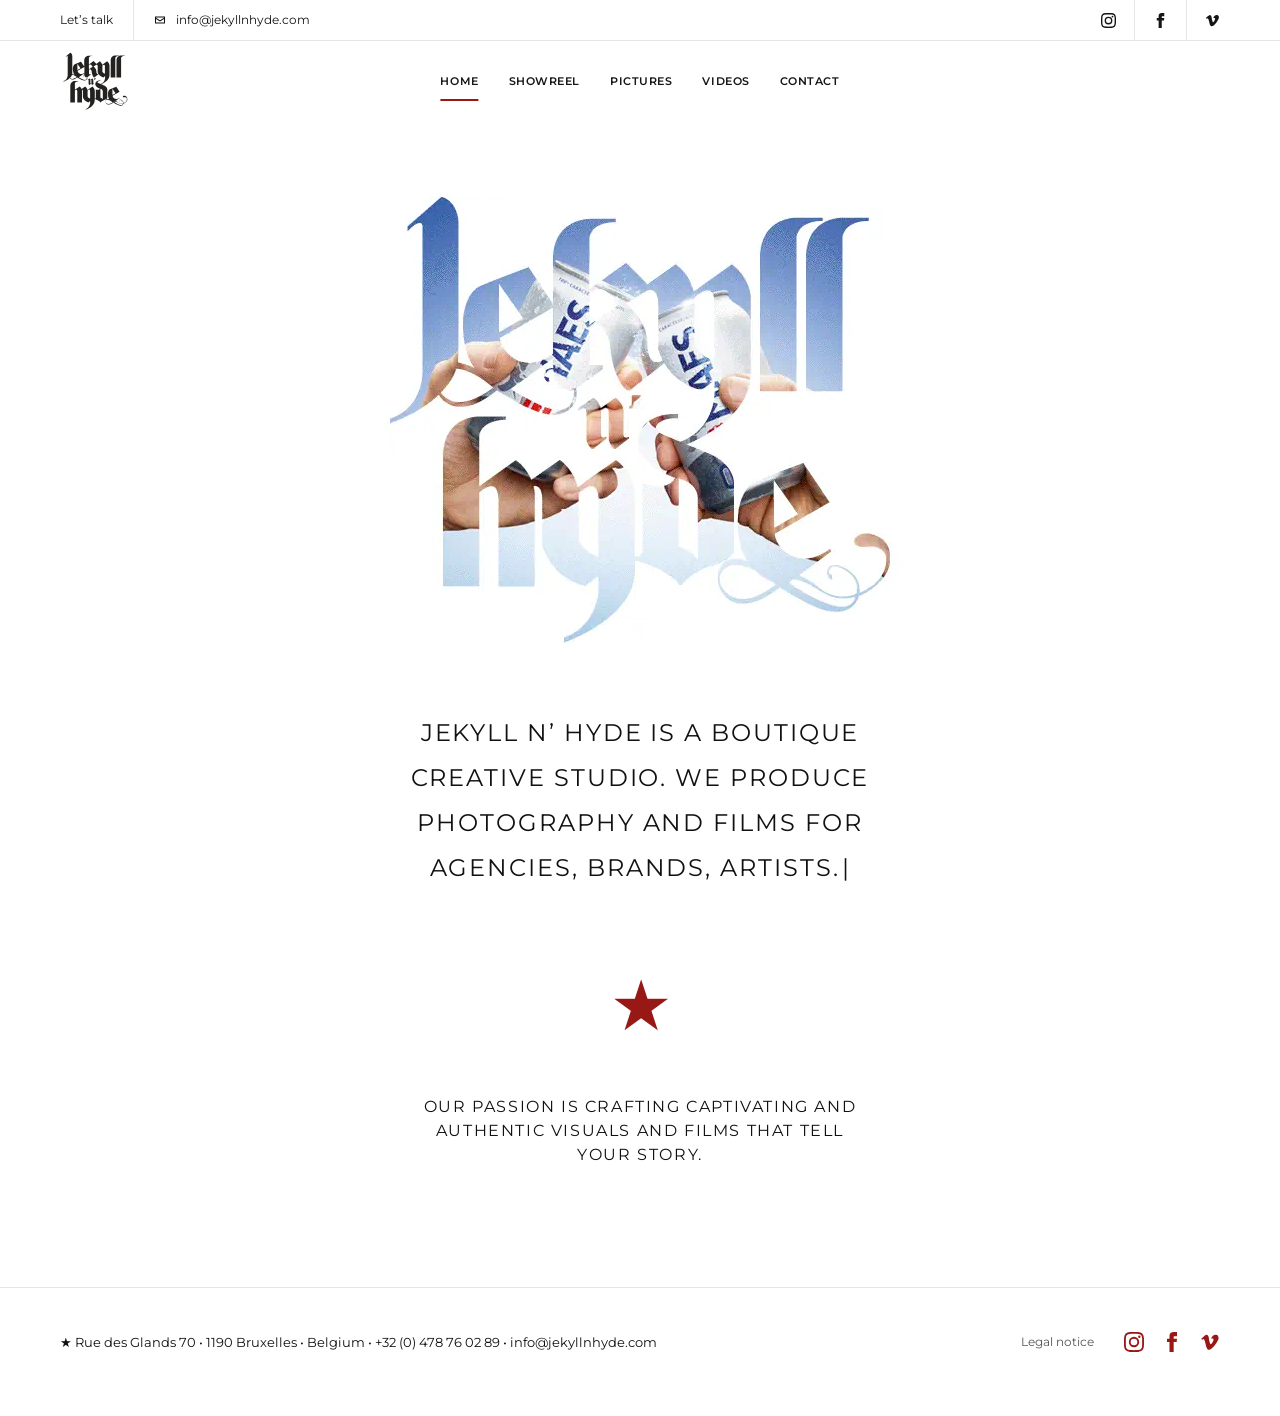
<file: index.html>
<!doctype html>
<html lang="en">
<head>
<meta charset="utf-8">
<meta name="viewport" content="width=device-width, initial-scale=1">
<title>Jekyll N&#x27; Hyde | Photography &amp; film production studio in Brussels</title>
<meta name="description" content="Jekyll N&#x27; Hyde is a boutique creative studio in Brussels. We produce advertising photography, commercial films and post-production for agencies, brands, artists and TV shows.">
<link rel="canonical" href="https://jekyllnhyde.com/">
<meta name="robots" content="index, follow, max-image-preview:large">
<meta property="og:type" content="website">
<meta property="og:site_name" content="Jekyll N' Hyde">
<meta property="og:title" content="Jekyll N&#x27; Hyde | Photography &amp; film production studio in Brussels">
<meta property="og:description" content="Jekyll N&#x27; Hyde is a boutique creative studio in Brussels. We produce advertising photography, commercial films and post-production for agencies, brands, artists and TV shows.">
<meta property="og:url" content="https://jekyllnhyde.com/">
<meta property="og:image" content="https://jekyllnhyde.com/assets/img/og-image.jpg">
<meta property="og:locale" content="en_GB">
<meta name="twitter:card" content="summary_large_image">
<link rel="icon" type="image/png" sizes="32x32" href="favicon-32.png">
<link rel="apple-touch-icon" href="apple-touch-icon.png">
<link rel="preload" href="assets/fonts/montserrat-latin-400-normal.woff2" as="font" type="font/woff2" crossorigin>
<link rel="stylesheet" href="assets/css/site.css?v=4">
<script type="application/ld+json">{"@context": "https://schema.org", "@type": "ProfessionalService", "@id": "https://jekyllnhyde.com/#org", "name": "Jekyll N' Hyde", "alternateName": "Jekyll N Hyde", "description": "Boutique creative studio in Brussels producing photography and films for agencies, brands, artists, rock bands and TV shows.", "url": "https://jekyllnhyde.com/", "logo": "https://jekyllnhyde.com/apple-touch-icon.png", "image": "https://jekyllnhyde.com/assets/img/og-image.jpg", "email": "info@jekyllnhyde.com", "telephone": "+32478760289", "address": {"@type": "PostalAddress", "streetAddress": "Rue des Glands 70", "postalCode": "1190", "addressLocality": "Bruxelles", "addressRegion": "Brussels-Capital", "addressCountry": "BE"}, "areaServed": "Europe", "knowsAbout": ["Advertising photography", "Commercial film production", "Post-production", "Photo retouching"], "sameAs": ["https://www.instagram.com/jekyllnhydestudio/", "https://www.facebook.com/everythingartificial", "https://vimeo.com/jekyllnhyde"]}</script>
</head>
<body class="home">
<div class="topbar"><div class="wrap">
<div class="topbar-left"><span>Let’s talk</span><a href="mailto:info@jekyllnhyde.com"><svg class="icon" viewBox="0 0 24 24" aria-hidden="true"><path d="M2 5h20v14H2V5zm2 2v.5l8 5 8-5V7H4zm16 2.8-8 5-8-5V17h16V9.8z"/></svg>info@jekyllnhyde.com</a></div>
<div class="topbar-right"><a href="https://www.instagram.com/jekyllnhydestudio/" rel="noopener" target="_blank" aria-label="Instagram"><svg class="icon" viewBox="0 0 24 24" aria-hidden="true"><path d="M12 2.2c3.2 0 3.6 0 4.8.1 3.3.1 4.8 1.7 4.9 4.9.1 1.3.1 1.6.1 4.8s0 3.6-.1 4.8c-.1 3.2-1.7 4.8-4.9 4.9-1.3.1-1.6.1-4.8.1s-3.6 0-4.8-.1c-3.3-.1-4.8-1.7-4.9-4.9C2.2 15.6 2.2 15.2 2.2 12s0-3.6.1-4.8C2.4 3.9 3.9 2.4 7.2 2.3 8.4 2.2 8.8 2.2 12 2.2zM12 0C8.7 0 8.3 0 7.1.1 2.7.3.3 2.7.1 7.1 0 8.3 0 8.7 0 12s0 3.7.1 4.9c.2 4.4 2.6 6.8 7 7 1.2.1 1.6.1 4.9.1s3.7 0 4.9-.1c4.4-.2 6.8-2.6 7-7 .1-1.2.1-1.6.1-4.9s0-3.7-.1-4.9c-.2-4.4-2.6-6.8-7-7C15.7 0 15.3 0 12 0zm0 5.8a6.2 6.2 0 1 0 0 12.4 6.2 6.2 0 0 0 0-12.4zM12 16a4 4 0 1 1 0-8 4 4 0 0 1 0 8zm6.4-11.8a1.4 1.4 0 1 0 0 2.9 1.4 1.4 0 0 0 0-2.9z"/></svg></a><a href="https://www.facebook.com/everythingartificial" rel="noopener" target="_blank" aria-label="Facebook"><svg class="icon" viewBox="0 0 24 24" aria-hidden="true"><path d="M9 8H6v4h3v12h5V12h3.6l.4-4h-4V6.3c0-1 .2-1.3 1.1-1.3H18V0h-3.8C10.6 0 9 1.6 9 4.6V8z"/></svg></a><a href="https://vimeo.com/jekyllnhyde" rel="noopener" target="_blank" aria-label="Vimeo"><svg class="icon" viewBox="0 0 24 24" aria-hidden="true"><path d="M22.4 6.9c-.1 2.1-1.6 5-4.4 8.7-2.9 3.8-5.3 5.7-7.3 5.7-1.2 0-2.3-1.1-3.1-3.4L6 11.7C5.4 9.4 4.8 8.3 4.1 8.3c-.1 0-.7.3-1.6 1L1.5 8c1-.9 2-1.8 3-2.7 1.4-1.2 2.4-1.8 3-1.9 1.6-.2 2.6.9 3 3.3.4 2.6.7 4.2.9 4.8.5 2.1 1 3.2 1.5 3.2.4 0 1.1-.7 1.9-2 .9-1.4 1.3-2.4 1.4-3.1.1-1.2-.3-1.8-1.4-1.8-.5 0-1 .1-1.5.3 1-3.3 3-4.9 5.9-4.8 2.1.1 3.1 1.4 3 4z"/></svg></a></div>
</div></div>
<header class="header"><div class="wrap">
<a class="logo" href="" aria-label="Jekyll N' Hyde – home"><img src="assets/img/logo.svg" width="70" height="60" alt="Jekyll N' Hyde"></a>
<nav class="nav" id="nav" aria-label="Main"><a href="" aria-current="page">Home</a><a href="showreel/">Showreel</a><a href="pictures/">Pictures</a><a href="videos/">Videos</a><a href="contact/">Contact</a></nav>
<button class="burger" aria-label="Menu" aria-controls="nav" aria-expanded="false"><span></span></button>
</div></header>
<main>
<section class="home-hero wrap">
<a class="hero-media" href="showreel/" aria-label="Watch our showreel">
<img src="assets/img/hero.webp" width="600" height="500" fetchpriority="high" alt="Jekyll N' Hyde logo animated with our photography">
</a>
<h1 class="home-title">Jekyll N’ Hyde is a boutique creative studio. We produce photography and films for agencies, brands, <span class="typed" data-words="artists.|rock bands.|TV shows.">artists.</span><span class="sr-only"> rock bands, TV shows.</span></h1>
</section>
<div class="star-sep"><p class="star" aria-hidden="true">★</p></div>
<p class="home-tagline wrap">Our passion is crafting captivating and authentic visuals and films that tell your story.</p>
</main>
<footer class="footer"><div class="wrap">
<address>★ Rue des Glands 70 • 1190 Bruxelles • Belgium • <a href="tel:+32478760289">+32 (0) 478 76 02 89</a> • <a href="mailto:info@jekyllnhyde.com">info@jekyllnhyde.com</a></address>
<div class="footer-right"><a class="footer-legal" href="legal-notice/">Legal notice</a><div class="footer-social"><a href="https://www.instagram.com/jekyllnhydestudio/" rel="noopener" target="_blank" aria-label="Instagram"><svg class="icon" viewBox="0 0 24 24" aria-hidden="true"><path d="M12 2.2c3.2 0 3.6 0 4.8.1 3.3.1 4.8 1.7 4.9 4.9.1 1.3.1 1.6.1 4.8s0 3.6-.1 4.8c-.1 3.2-1.7 4.8-4.9 4.9-1.3.1-1.6.1-4.8.1s-3.6 0-4.8-.1c-3.3-.1-4.8-1.7-4.9-4.9C2.2 15.6 2.2 15.2 2.2 12s0-3.6.1-4.8C2.4 3.9 3.9 2.4 7.2 2.3 8.4 2.2 8.8 2.2 12 2.2zM12 0C8.7 0 8.3 0 7.1.1 2.7.3.3 2.7.1 7.1 0 8.3 0 8.7 0 12s0 3.7.1 4.9c.2 4.4 2.6 6.8 7 7 1.2.1 1.6.1 4.9.1s3.7 0 4.9-.1c4.4-.2 6.8-2.6 7-7 .1-1.2.1-1.6.1-4.9s0-3.7-.1-4.9c-.2-4.4-2.6-6.8-7-7C15.7 0 15.3 0 12 0zm0 5.8a6.2 6.2 0 1 0 0 12.4 6.2 6.2 0 0 0 0-12.4zM12 16a4 4 0 1 1 0-8 4 4 0 0 1 0 8zm6.4-11.8a1.4 1.4 0 1 0 0 2.9 1.4 1.4 0 0 0 0-2.9z"/></svg></a><a href="https://www.facebook.com/everythingartificial" rel="noopener" target="_blank" aria-label="Facebook"><svg class="icon" viewBox="0 0 24 24" aria-hidden="true"><path d="M9 8H6v4h3v12h5V12h3.6l.4-4h-4V6.3c0-1 .2-1.3 1.1-1.3H18V0h-3.8C10.6 0 9 1.6 9 4.6V8z"/></svg></a><a href="https://vimeo.com/jekyllnhyde" rel="noopener" target="_blank" aria-label="Vimeo"><svg class="icon" viewBox="0 0 24 24" aria-hidden="true"><path d="M22.4 6.9c-.1 2.1-1.6 5-4.4 8.7-2.9 3.8-5.3 5.7-7.3 5.7-1.2 0-2.3-1.1-3.1-3.4L6 11.7C5.4 9.4 4.8 8.3 4.1 8.3c-.1 0-.7.3-1.6 1L1.5 8c1-.9 2-1.8 3-2.7 1.4-1.2 2.4-1.8 3-1.9 1.6-.2 2.6.9 3 3.3.4 2.6.7 4.2.9 4.8.5 2.1 1 3.2 1.5 3.2.4 0 1.1-.7 1.9-2 .9-1.4 1.3-2.4 1.4-3.1.1-1.2-.3-1.8-1.4-1.8-.5 0-1 .1-1.5.3 1-3.3 3-4.9 5.9-4.8 2.1.1 3.1 1.4 3 4z"/></svg></a></div></div>
</div></footer>

<script src="assets/js/site.js?v=4" defer></script>
</body>
</html>
</file>
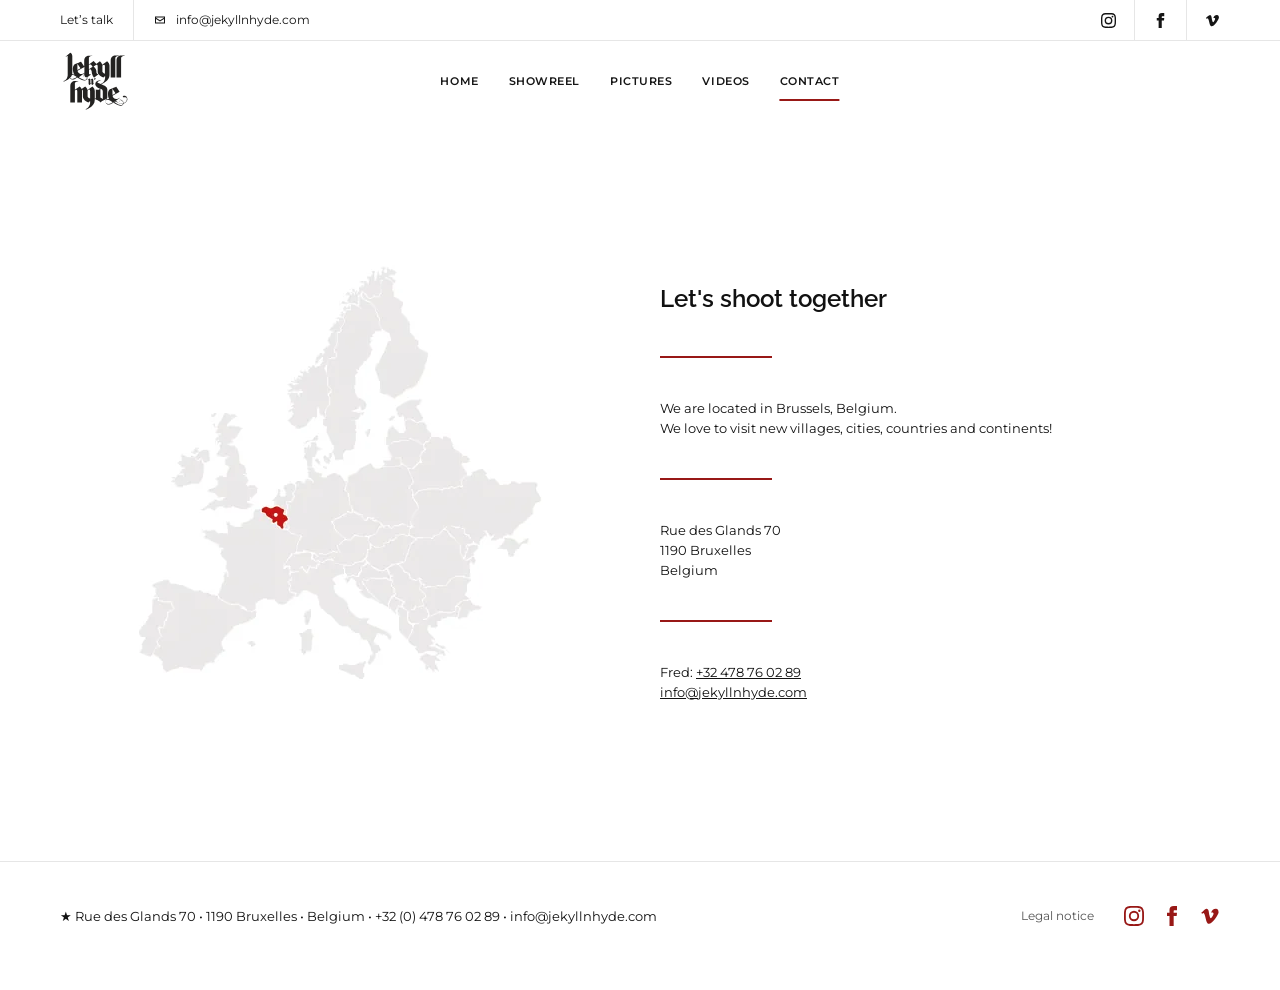
<file: contact/index.html>
<!doctype html>
<html lang="en">
<head>
<meta charset="utf-8">
<meta name="viewport" content="width=device-width, initial-scale=1">
<title>Contact | Jekyll N&#x27; Hyde – Brussels photography &amp; film studio</title>
<meta name="description" content="Contact Jekyll N&#x27; Hyde, photography and film production studio, Rue des Glands 70, 1190 Brussels (Forest), Belgium. +32 478 76 02 89 – info@jekyllnhyde.com">
<link rel="canonical" href="https://jekyllnhyde.com/contact/">
<meta name="robots" content="index, follow, max-image-preview:large">
<meta property="og:type" content="website">
<meta property="og:site_name" content="Jekyll N' Hyde">
<meta property="og:title" content="Contact | Jekyll N&#x27; Hyde – Brussels photography &amp; film studio">
<meta property="og:description" content="Contact Jekyll N&#x27; Hyde, photography and film production studio, Rue des Glands 70, 1190 Brussels (Forest), Belgium. +32 478 76 02 89 – info@jekyllnhyde.com">
<meta property="og:url" content="https://jekyllnhyde.com/contact/">
<meta property="og:image" content="https://jekyllnhyde.com/assets/img/og-image.jpg">
<meta property="og:locale" content="en_GB">
<meta name="twitter:card" content="summary_large_image">
<link rel="icon" type="image/png" sizes="32x32" href="../favicon-32.png">
<link rel="apple-touch-icon" href="../apple-touch-icon.png">
<link rel="preload" href="../assets/fonts/montserrat-latin-400-normal.woff2" as="font" type="font/woff2" crossorigin>
<link rel="stylesheet" href="../assets/css/site.css?v=4">
<script type="application/ld+json">{"@context": "https://schema.org", "@type": "ProfessionalService", "@id": "https://jekyllnhyde.com/#org", "name": "Jekyll N' Hyde", "alternateName": "Jekyll N Hyde", "description": "Boutique creative studio in Brussels producing photography and films for agencies, brands, artists, rock bands and TV shows.", "url": "https://jekyllnhyde.com/", "logo": "https://jekyllnhyde.com/apple-touch-icon.png", "image": "https://jekyllnhyde.com/assets/img/og-image.jpg", "email": "info@jekyllnhyde.com", "telephone": "+32478760289", "address": {"@type": "PostalAddress", "streetAddress": "Rue des Glands 70", "postalCode": "1190", "addressLocality": "Bruxelles", "addressRegion": "Brussels-Capital", "addressCountry": "BE"}, "areaServed": "Europe", "knowsAbout": ["Advertising photography", "Commercial film production", "Post-production", "Photo retouching"], "sameAs": ["https://www.instagram.com/jekyllnhydestudio/", "https://www.facebook.com/everythingartificial", "https://vimeo.com/jekyllnhyde"]}</script>
</head>
<body class="">
<div class="topbar"><div class="wrap">
<div class="topbar-left"><span>Let’s talk</span><a href="mailto:info@jekyllnhyde.com"><svg class="icon" viewBox="0 0 24 24" aria-hidden="true"><path d="M2 5h20v14H2V5zm2 2v.5l8 5 8-5V7H4zm16 2.8-8 5-8-5V17h16V9.8z"/></svg>info@jekyllnhyde.com</a></div>
<div class="topbar-right"><a href="https://www.instagram.com/jekyllnhydestudio/" rel="noopener" target="_blank" aria-label="Instagram"><svg class="icon" viewBox="0 0 24 24" aria-hidden="true"><path d="M12 2.2c3.2 0 3.6 0 4.8.1 3.3.1 4.8 1.7 4.9 4.9.1 1.3.1 1.6.1 4.8s0 3.6-.1 4.8c-.1 3.2-1.7 4.8-4.9 4.9-1.3.1-1.6.1-4.8.1s-3.6 0-4.8-.1c-3.3-.1-4.8-1.7-4.9-4.9C2.2 15.6 2.2 15.2 2.2 12s0-3.6.1-4.8C2.4 3.9 3.9 2.4 7.2 2.3 8.4 2.2 8.8 2.2 12 2.2zM12 0C8.7 0 8.3 0 7.1.1 2.7.3.3 2.7.1 7.1 0 8.3 0 8.7 0 12s0 3.7.1 4.9c.2 4.4 2.6 6.8 7 7 1.2.1 1.6.1 4.9.1s3.7 0 4.9-.1c4.4-.2 6.8-2.6 7-7 .1-1.2.1-1.6.1-4.9s0-3.7-.1-4.9c-.2-4.4-2.6-6.8-7-7C15.7 0 15.3 0 12 0zm0 5.8a6.2 6.2 0 1 0 0 12.4 6.2 6.2 0 0 0 0-12.4zM12 16a4 4 0 1 1 0-8 4 4 0 0 1 0 8zm6.4-11.8a1.4 1.4 0 1 0 0 2.9 1.4 1.4 0 0 0 0-2.9z"/></svg></a><a href="https://www.facebook.com/everythingartificial" rel="noopener" target="_blank" aria-label="Facebook"><svg class="icon" viewBox="0 0 24 24" aria-hidden="true"><path d="M9 8H6v4h3v12h5V12h3.6l.4-4h-4V6.3c0-1 .2-1.3 1.1-1.3H18V0h-3.8C10.6 0 9 1.6 9 4.6V8z"/></svg></a><a href="https://vimeo.com/jekyllnhyde" rel="noopener" target="_blank" aria-label="Vimeo"><svg class="icon" viewBox="0 0 24 24" aria-hidden="true"><path d="M22.4 6.9c-.1 2.1-1.6 5-4.4 8.7-2.9 3.8-5.3 5.7-7.3 5.7-1.2 0-2.3-1.1-3.1-3.4L6 11.7C5.4 9.4 4.8 8.3 4.1 8.3c-.1 0-.7.3-1.6 1L1.5 8c1-.9 2-1.8 3-2.7 1.4-1.2 2.4-1.8 3-1.9 1.6-.2 2.6.9 3 3.3.4 2.6.7 4.2.9 4.8.5 2.1 1 3.2 1.5 3.2.4 0 1.1-.7 1.9-2 .9-1.4 1.3-2.4 1.4-3.1.1-1.2-.3-1.8-1.4-1.8-.5 0-1 .1-1.5.3 1-3.3 3-4.9 5.9-4.8 2.1.1 3.1 1.4 3 4z"/></svg></a></div>
</div></div>
<header class="header"><div class="wrap">
<a class="logo" href="../" aria-label="Jekyll N' Hyde – home"><img src="../assets/img/logo.svg" width="70" height="60" alt="Jekyll N' Hyde"></a>
<nav class="nav" id="nav" aria-label="Main"><a href="../">Home</a><a href="../showreel/">Showreel</a><a href="../pictures/">Pictures</a><a href="../videos/">Videos</a><a href="../contact/" aria-current="page">Contact</a></nav>
<button class="burger" aria-label="Menu" aria-controls="nav" aria-expanded="false"><span></span></button>
</div></header>
<main>
<section class="wrap contact">
<div class="contact-map"><img src="../assets/img/carte-europe.webp" width="450" height="500" alt="Map of Europe showing Jekyll N' Hyde in Brussels, Belgium"></div>
<div>
<h1>Let's shoot together</h1>
<hr>
<p>We are located in Brussels, Belgium.<br>We love to visit new villages, cities, countries and continents!</p>
<hr>
<p>Rue des Glands 70<br>1190 Bruxelles<br>Belgium</p>
<hr>
<p>Fred: <a href="tel:+32478760289">+32 478 76 02 89</a><br><a href="mailto:info@jekyllnhyde.com">info@jekyllnhyde.com</a></p>
</div>
</section>
</main>
<footer class="footer"><div class="wrap">
<address>★ Rue des Glands 70 • 1190 Bruxelles • Belgium • <a href="tel:+32478760289">+32 (0) 478 76 02 89</a> • <a href="mailto:info@jekyllnhyde.com">info@jekyllnhyde.com</a></address>
<div class="footer-right"><a class="footer-legal" href="../legal-notice/">Legal notice</a><div class="footer-social"><a href="https://www.instagram.com/jekyllnhydestudio/" rel="noopener" target="_blank" aria-label="Instagram"><svg class="icon" viewBox="0 0 24 24" aria-hidden="true"><path d="M12 2.2c3.2 0 3.6 0 4.8.1 3.3.1 4.8 1.7 4.9 4.9.1 1.3.1 1.6.1 4.8s0 3.6-.1 4.8c-.1 3.2-1.7 4.8-4.9 4.9-1.3.1-1.6.1-4.8.1s-3.6 0-4.8-.1c-3.3-.1-4.8-1.7-4.9-4.9C2.2 15.6 2.2 15.2 2.2 12s0-3.6.1-4.8C2.4 3.9 3.9 2.4 7.2 2.3 8.4 2.2 8.8 2.2 12 2.2zM12 0C8.7 0 8.3 0 7.1.1 2.7.3.3 2.7.1 7.1 0 8.3 0 8.7 0 12s0 3.7.1 4.9c.2 4.4 2.6 6.8 7 7 1.2.1 1.6.1 4.9.1s3.7 0 4.9-.1c4.4-.2 6.8-2.6 7-7 .1-1.2.1-1.6.1-4.9s0-3.7-.1-4.9c-.2-4.4-2.6-6.8-7-7C15.7 0 15.3 0 12 0zm0 5.8a6.2 6.2 0 1 0 0 12.4 6.2 6.2 0 0 0 0-12.4zM12 16a4 4 0 1 1 0-8 4 4 0 0 1 0 8zm6.4-11.8a1.4 1.4 0 1 0 0 2.9 1.4 1.4 0 0 0 0-2.9z"/></svg></a><a href="https://www.facebook.com/everythingartificial" rel="noopener" target="_blank" aria-label="Facebook"><svg class="icon" viewBox="0 0 24 24" aria-hidden="true"><path d="M9 8H6v4h3v12h5V12h3.6l.4-4h-4V6.3c0-1 .2-1.3 1.1-1.3H18V0h-3.8C10.6 0 9 1.6 9 4.6V8z"/></svg></a><a href="https://vimeo.com/jekyllnhyde" rel="noopener" target="_blank" aria-label="Vimeo"><svg class="icon" viewBox="0 0 24 24" aria-hidden="true"><path d="M22.4 6.9c-.1 2.1-1.6 5-4.4 8.7-2.9 3.8-5.3 5.7-7.3 5.7-1.2 0-2.3-1.1-3.1-3.4L6 11.7C5.4 9.4 4.8 8.3 4.1 8.3c-.1 0-.7.3-1.6 1L1.5 8c1-.9 2-1.8 3-2.7 1.4-1.2 2.4-1.8 3-1.9 1.6-.2 2.6.9 3 3.3.4 2.6.7 4.2.9 4.8.5 2.1 1 3.2 1.5 3.2.4 0 1.1-.7 1.9-2 .9-1.4 1.3-2.4 1.4-3.1.1-1.2-.3-1.8-1.4-1.8-.5 0-1 .1-1.5.3 1-3.3 3-4.9 5.9-4.8 2.1.1 3.1 1.4 3 4z"/></svg></a></div></div>
</div></footer>

<script src="../assets/js/site.js?v=4" defer></script>
</body>
</html>
</file>
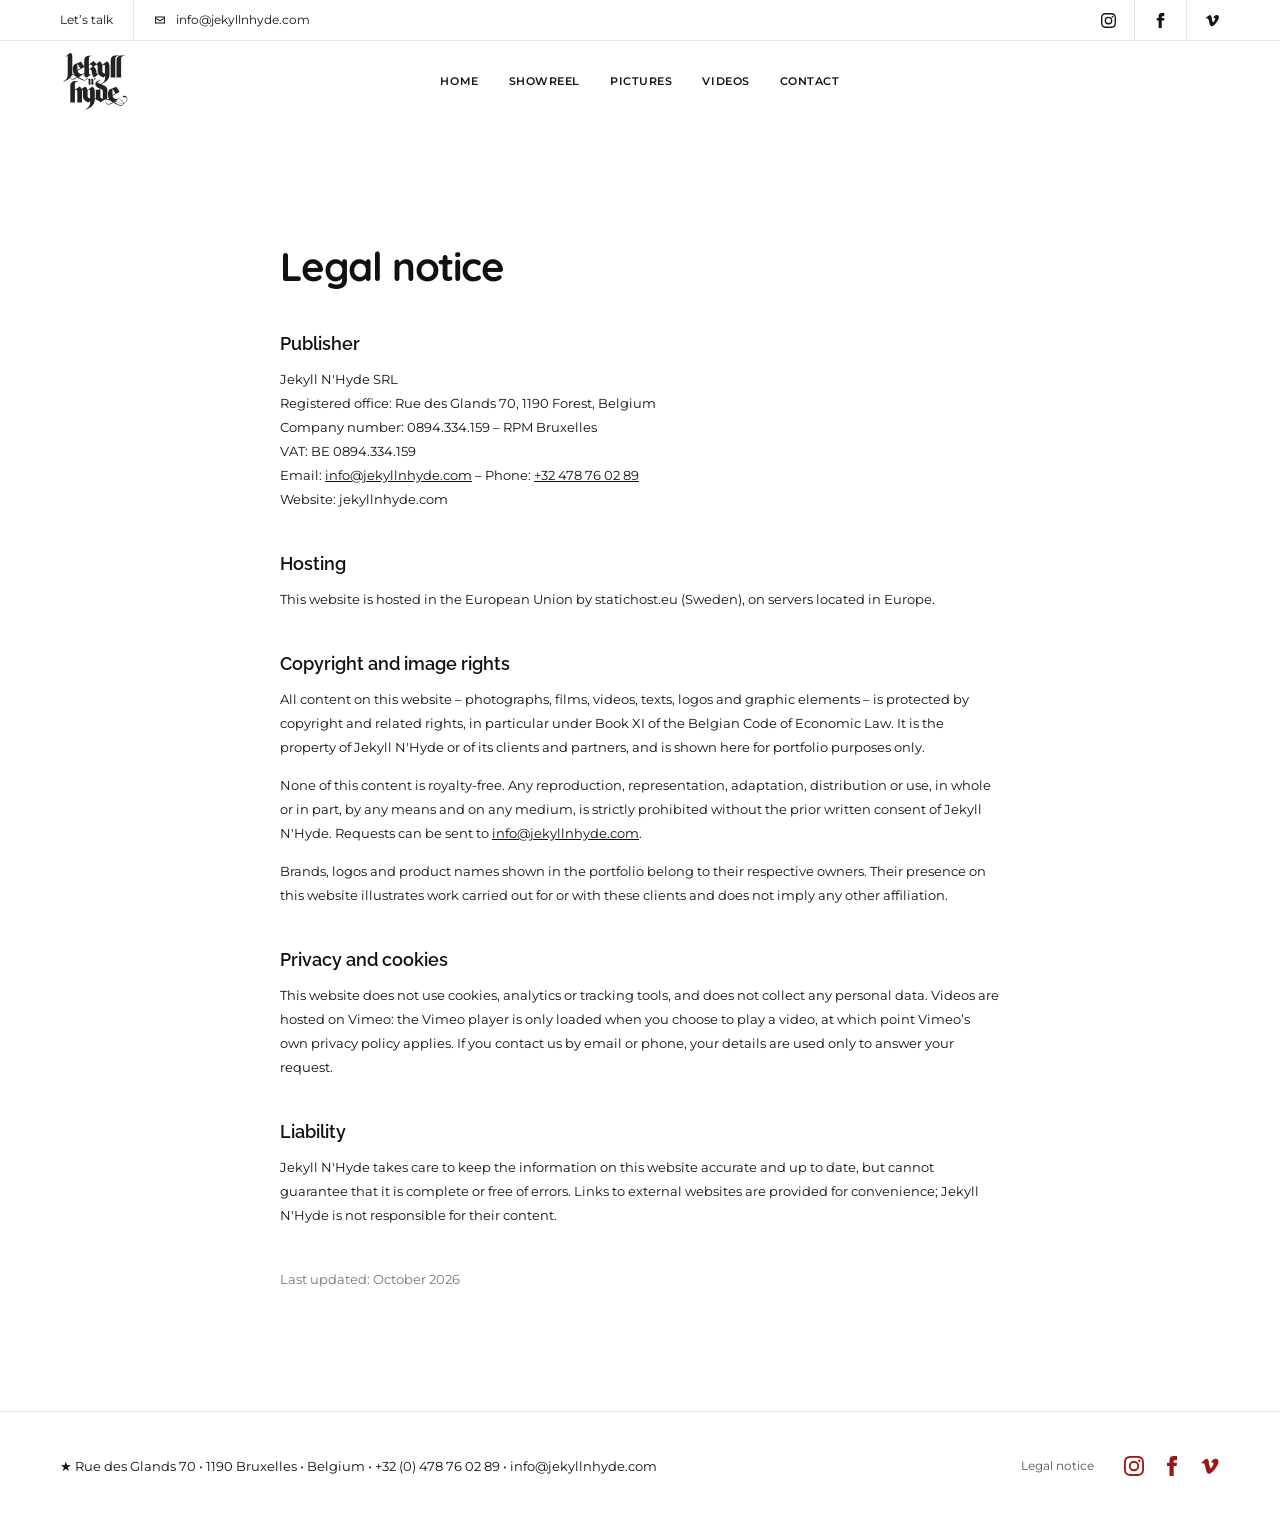
<file: legal-notice/index.html>
<!doctype html>
<html lang="en">
<head>
<meta charset="utf-8">
<meta name="viewport" content="width=device-width, initial-scale=1">
<title>Legal notice | Jekyll N&#x27; Hyde</title>
<meta name="description" content="Legal notice of Jekyll N&#x27;Hyde SRL, Brussels: company details, copyright and image rights, privacy.">
<link rel="canonical" href="https://jekyllnhyde.com/legal-notice/">
<meta name="robots" content="index, follow, max-image-preview:large">
<meta property="og:type" content="website">
<meta property="og:site_name" content="Jekyll N' Hyde">
<meta property="og:title" content="Legal notice | Jekyll N&#x27; Hyde">
<meta property="og:description" content="Legal notice of Jekyll N&#x27;Hyde SRL, Brussels: company details, copyright and image rights, privacy.">
<meta property="og:url" content="https://jekyllnhyde.com/legal-notice/">
<meta property="og:image" content="https://jekyllnhyde.com/assets/img/og-image.jpg">
<meta property="og:locale" content="en_GB">
<meta name="twitter:card" content="summary_large_image">
<link rel="icon" type="image/png" sizes="32x32" href="../favicon-32.png">
<link rel="apple-touch-icon" href="../apple-touch-icon.png">
<link rel="preload" href="../assets/fonts/montserrat-latin-400-normal.woff2" as="font" type="font/woff2" crossorigin>
<link rel="stylesheet" href="../assets/css/site.css?v=4">
<script type="application/ld+json">{"@context": "https://schema.org", "@type": "ProfessionalService", "@id": "https://jekyllnhyde.com/#org", "name": "Jekyll N' Hyde", "alternateName": "Jekyll N Hyde", "description": "Boutique creative studio in Brussels producing photography and films for agencies, brands, artists, rock bands and TV shows.", "url": "https://jekyllnhyde.com/", "logo": "https://jekyllnhyde.com/apple-touch-icon.png", "image": "https://jekyllnhyde.com/assets/img/og-image.jpg", "email": "info@jekyllnhyde.com", "telephone": "+32478760289", "address": {"@type": "PostalAddress", "streetAddress": "Rue des Glands 70", "postalCode": "1190", "addressLocality": "Bruxelles", "addressRegion": "Brussels-Capital", "addressCountry": "BE"}, "areaServed": "Europe", "knowsAbout": ["Advertising photography", "Commercial film production", "Post-production", "Photo retouching"], "sameAs": ["https://www.instagram.com/jekyllnhydestudio/", "https://www.facebook.com/everythingartificial", "https://vimeo.com/jekyllnhyde"]}</script>
</head>
<body class="">
<div class="topbar"><div class="wrap">
<div class="topbar-left"><span>Let’s talk</span><a href="mailto:info@jekyllnhyde.com"><svg class="icon" viewBox="0 0 24 24" aria-hidden="true"><path d="M2 5h20v14H2V5zm2 2v.5l8 5 8-5V7H4zm16 2.8-8 5-8-5V17h16V9.8z"/></svg>info@jekyllnhyde.com</a></div>
<div class="topbar-right"><a href="https://www.instagram.com/jekyllnhydestudio/" rel="noopener" target="_blank" aria-label="Instagram"><svg class="icon" viewBox="0 0 24 24" aria-hidden="true"><path d="M12 2.2c3.2 0 3.6 0 4.8.1 3.3.1 4.8 1.7 4.9 4.9.1 1.3.1 1.6.1 4.8s0 3.6-.1 4.8c-.1 3.2-1.7 4.8-4.9 4.9-1.3.1-1.6.1-4.8.1s-3.6 0-4.8-.1c-3.3-.1-4.8-1.7-4.9-4.9C2.2 15.6 2.2 15.2 2.2 12s0-3.6.1-4.8C2.4 3.9 3.9 2.4 7.2 2.3 8.4 2.2 8.8 2.2 12 2.2zM12 0C8.7 0 8.3 0 7.1.1 2.7.3.3 2.7.1 7.1 0 8.3 0 8.7 0 12s0 3.7.1 4.9c.2 4.4 2.6 6.8 7 7 1.2.1 1.6.1 4.9.1s3.7 0 4.9-.1c4.4-.2 6.8-2.6 7-7 .1-1.2.1-1.6.1-4.9s0-3.7-.1-4.9c-.2-4.4-2.6-6.8-7-7C15.7 0 15.3 0 12 0zm0 5.8a6.2 6.2 0 1 0 0 12.4 6.2 6.2 0 0 0 0-12.4zM12 16a4 4 0 1 1 0-8 4 4 0 0 1 0 8zm6.4-11.8a1.4 1.4 0 1 0 0 2.9 1.4 1.4 0 0 0 0-2.9z"/></svg></a><a href="https://www.facebook.com/everythingartificial" rel="noopener" target="_blank" aria-label="Facebook"><svg class="icon" viewBox="0 0 24 24" aria-hidden="true"><path d="M9 8H6v4h3v12h5V12h3.6l.4-4h-4V6.3c0-1 .2-1.3 1.1-1.3H18V0h-3.8C10.6 0 9 1.6 9 4.6V8z"/></svg></a><a href="https://vimeo.com/jekyllnhyde" rel="noopener" target="_blank" aria-label="Vimeo"><svg class="icon" viewBox="0 0 24 24" aria-hidden="true"><path d="M22.4 6.9c-.1 2.1-1.6 5-4.4 8.7-2.9 3.8-5.3 5.7-7.3 5.7-1.2 0-2.3-1.1-3.1-3.4L6 11.7C5.4 9.4 4.8 8.3 4.1 8.3c-.1 0-.7.3-1.6 1L1.5 8c1-.9 2-1.8 3-2.7 1.4-1.2 2.4-1.8 3-1.9 1.6-.2 2.6.9 3 3.3.4 2.6.7 4.2.9 4.8.5 2.1 1 3.2 1.5 3.2.4 0 1.1-.7 1.9-2 .9-1.4 1.3-2.4 1.4-3.1.1-1.2-.3-1.8-1.4-1.8-.5 0-1 .1-1.5.3 1-3.3 3-4.9 5.9-4.8 2.1.1 3.1 1.4 3 4z"/></svg></a></div>
</div></div>
<header class="header"><div class="wrap">
<a class="logo" href="../" aria-label="Jekyll N' Hyde – home"><img src="../assets/img/logo.svg" width="70" height="60" alt="Jekyll N' Hyde"></a>
<nav class="nav" id="nav" aria-label="Main"><a href="../">Home</a><a href="../showreel/">Showreel</a><a href="../pictures/">Pictures</a><a href="../videos/">Videos</a><a href="../contact/">Contact</a></nav>
<button class="burger" aria-label="Menu" aria-controls="nav" aria-expanded="false"><span></span></button>
</div></header>
<main>
<section class="wrap legal">
<h1>Legal notice</h1>
<h2>Publisher</h2>
<p>Jekyll N'Hyde SRL<br>Registered office: Rue des Glands 70, 1190 Forest, Belgium<br>Company number: 0894.334.159 – RPM Bruxelles<br>VAT: BE 0894.334.159<br>Email: <a href="mailto:info@jekyllnhyde.com">info@jekyllnhyde.com</a> – Phone: <a href="tel:+32478760289">+32 478 76 02 89</a><br>Website: jekyllnhyde.com</p>
<h2>Hosting</h2>
<p>This website is hosted in the European Union by statichost.eu (Sweden), on servers located in Europe.</p>
<h2>Copyright and image rights</h2>
<p>All content on this website – photographs, films, videos, texts, logos and graphic elements – is protected by copyright and related rights, in particular under Book XI of the Belgian Code of Economic Law. It is the property of Jekyll N'Hyde or of its clients and partners, and is shown here for portfolio purposes only.</p>
<p>None of this content is royalty-free. Any reproduction, representation, adaptation, distribution or use, in whole or in part, by any means and on any medium, is strictly prohibited without the prior written consent of Jekyll N'Hyde. Requests can be sent to <a href="mailto:info@jekyllnhyde.com">info@jekyllnhyde.com</a>.</p>
<p>Brands, logos and product names shown in the portfolio belong to their respective owners. Their presence on this website illustrates work carried out for or with these clients and does not imply any other affiliation.</p>
<h2>Privacy and cookies</h2>
<p>This website does not use cookies, analytics or tracking tools, and does not collect any personal data. Videos are hosted on Vimeo: the Vimeo player is only loaded when you choose to play a video, at which point Vimeo’s own privacy policy applies. If you contact us by email or phone, your details are used only to answer your request.</p>
<h2>Liability</h2>
<p>Jekyll N'Hyde takes care to keep the information on this website accurate and up to date, but cannot guarantee that it is complete or free of errors. Links to external websites are provided for convenience; Jekyll N'Hyde is not responsible for their content.</p>
<p class="legal-date">Last updated: October 2026</p>
</section>
</main>
<footer class="footer"><div class="wrap">
<address>★ Rue des Glands 70 • 1190 Bruxelles • Belgium • <a href="tel:+32478760289">+32 (0) 478 76 02 89</a> • <a href="mailto:info@jekyllnhyde.com">info@jekyllnhyde.com</a></address>
<div class="footer-right"><a class="footer-legal" href="../legal-notice/">Legal notice</a><div class="footer-social"><a href="https://www.instagram.com/jekyllnhydestudio/" rel="noopener" target="_blank" aria-label="Instagram"><svg class="icon" viewBox="0 0 24 24" aria-hidden="true"><path d="M12 2.2c3.2 0 3.6 0 4.8.1 3.3.1 4.8 1.7 4.9 4.9.1 1.3.1 1.6.1 4.8s0 3.6-.1 4.8c-.1 3.2-1.7 4.8-4.9 4.9-1.3.1-1.6.1-4.8.1s-3.6 0-4.8-.1c-3.3-.1-4.8-1.7-4.9-4.9C2.2 15.6 2.2 15.2 2.2 12s0-3.6.1-4.8C2.4 3.9 3.9 2.4 7.2 2.3 8.4 2.2 8.8 2.2 12 2.2zM12 0C8.7 0 8.3 0 7.1.1 2.7.3.3 2.7.1 7.1 0 8.3 0 8.7 0 12s0 3.7.1 4.9c.2 4.4 2.6 6.8 7 7 1.2.1 1.6.1 4.9.1s3.7 0 4.9-.1c4.4-.2 6.8-2.6 7-7 .1-1.2.1-1.6.1-4.9s0-3.7-.1-4.9c-.2-4.4-2.6-6.8-7-7C15.7 0 15.3 0 12 0zm0 5.8a6.2 6.2 0 1 0 0 12.4 6.2 6.2 0 0 0 0-12.4zM12 16a4 4 0 1 1 0-8 4 4 0 0 1 0 8zm6.4-11.8a1.4 1.4 0 1 0 0 2.9 1.4 1.4 0 0 0 0-2.9z"/></svg></a><a href="https://www.facebook.com/everythingartificial" rel="noopener" target="_blank" aria-label="Facebook"><svg class="icon" viewBox="0 0 24 24" aria-hidden="true"><path d="M9 8H6v4h3v12h5V12h3.6l.4-4h-4V6.3c0-1 .2-1.3 1.1-1.3H18V0h-3.8C10.6 0 9 1.6 9 4.6V8z"/></svg></a><a href="https://vimeo.com/jekyllnhyde" rel="noopener" target="_blank" aria-label="Vimeo"><svg class="icon" viewBox="0 0 24 24" aria-hidden="true"><path d="M22.4 6.9c-.1 2.1-1.6 5-4.4 8.7-2.9 3.8-5.3 5.7-7.3 5.7-1.2 0-2.3-1.1-3.1-3.4L6 11.7C5.4 9.4 4.8 8.3 4.1 8.3c-.1 0-.7.3-1.6 1L1.5 8c1-.9 2-1.8 3-2.7 1.4-1.2 2.4-1.8 3-1.9 1.6-.2 2.6.9 3 3.3.4 2.6.7 4.2.9 4.8.5 2.1 1 3.2 1.5 3.2.4 0 1.1-.7 1.9-2 .9-1.4 1.3-2.4 1.4-3.1.1-1.2-.3-1.8-1.4-1.8-.5 0-1 .1-1.5.3 1-3.3 3-4.9 5.9-4.8 2.1.1 3.1 1.4 3 4z"/></svg></a></div></div>
</div></footer>

<script src="../assets/js/site.js?v=4" defer></script>
</body>
</html>
</file>
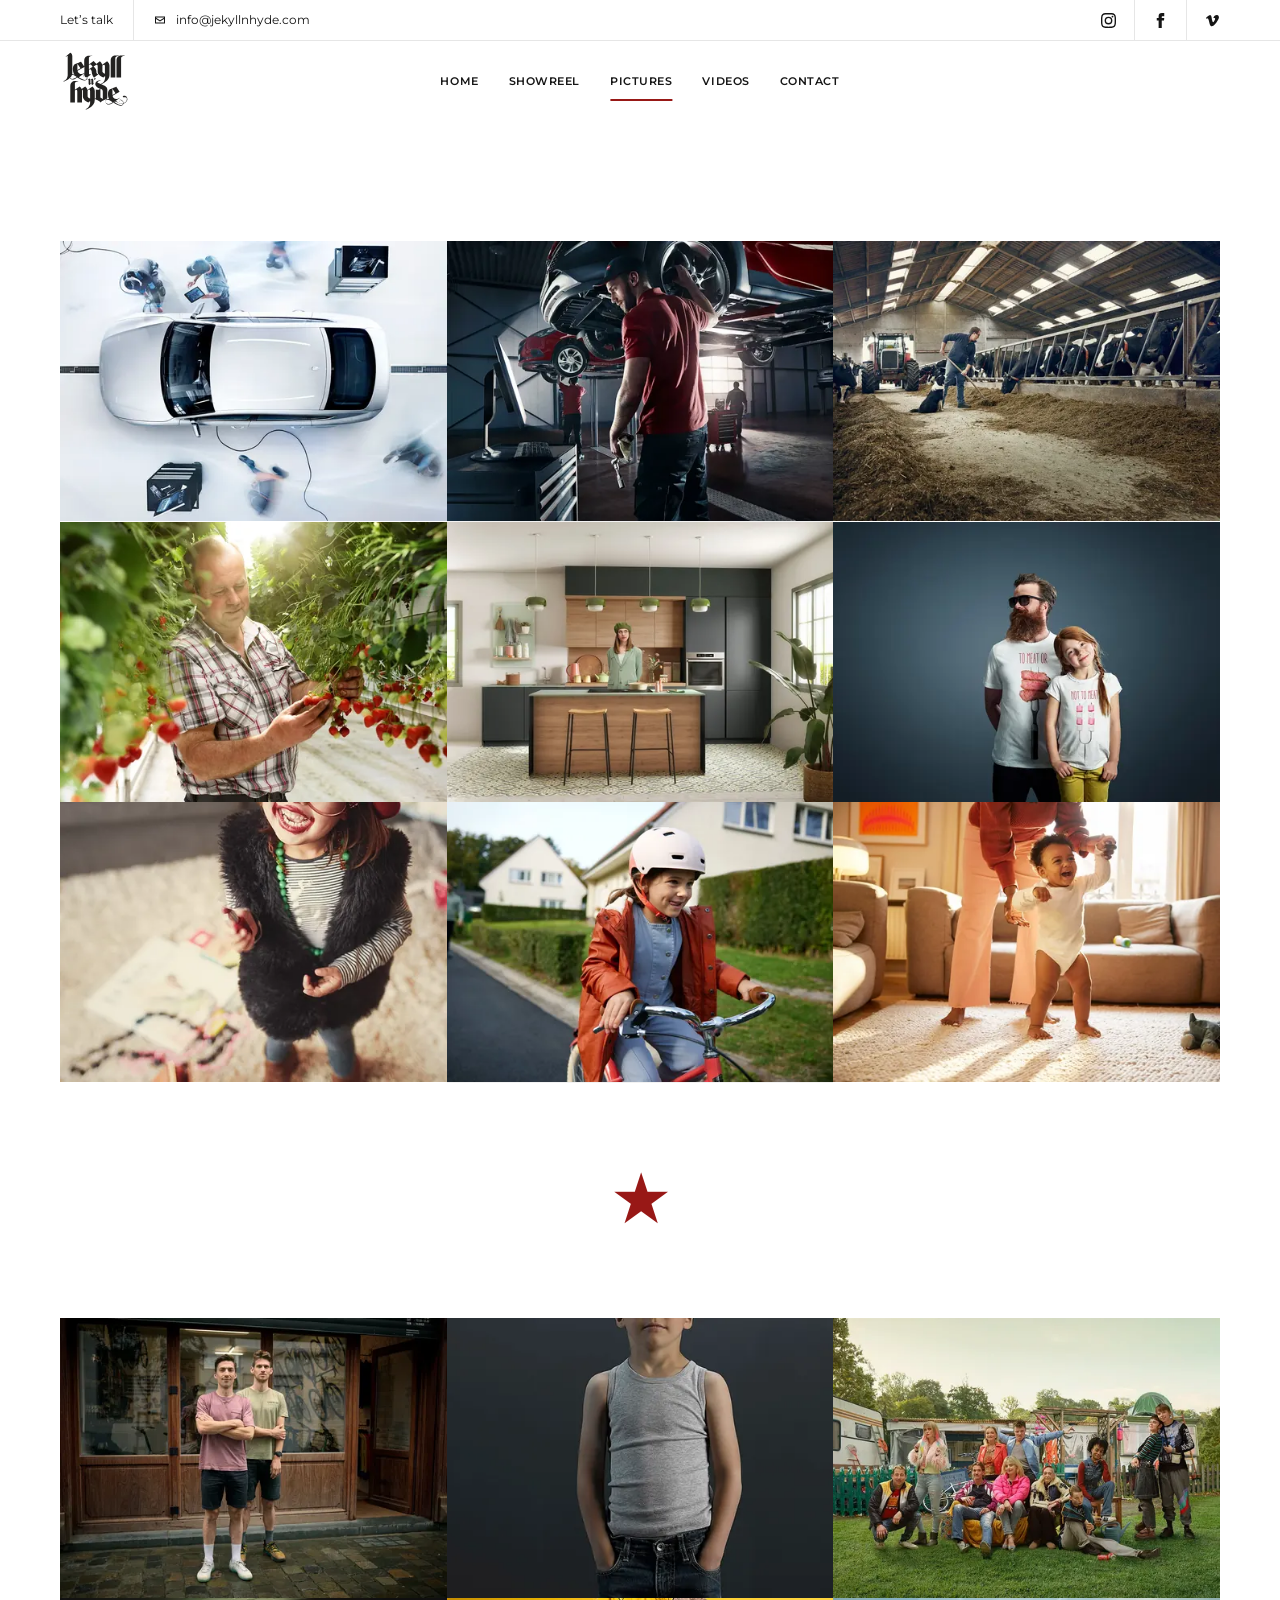
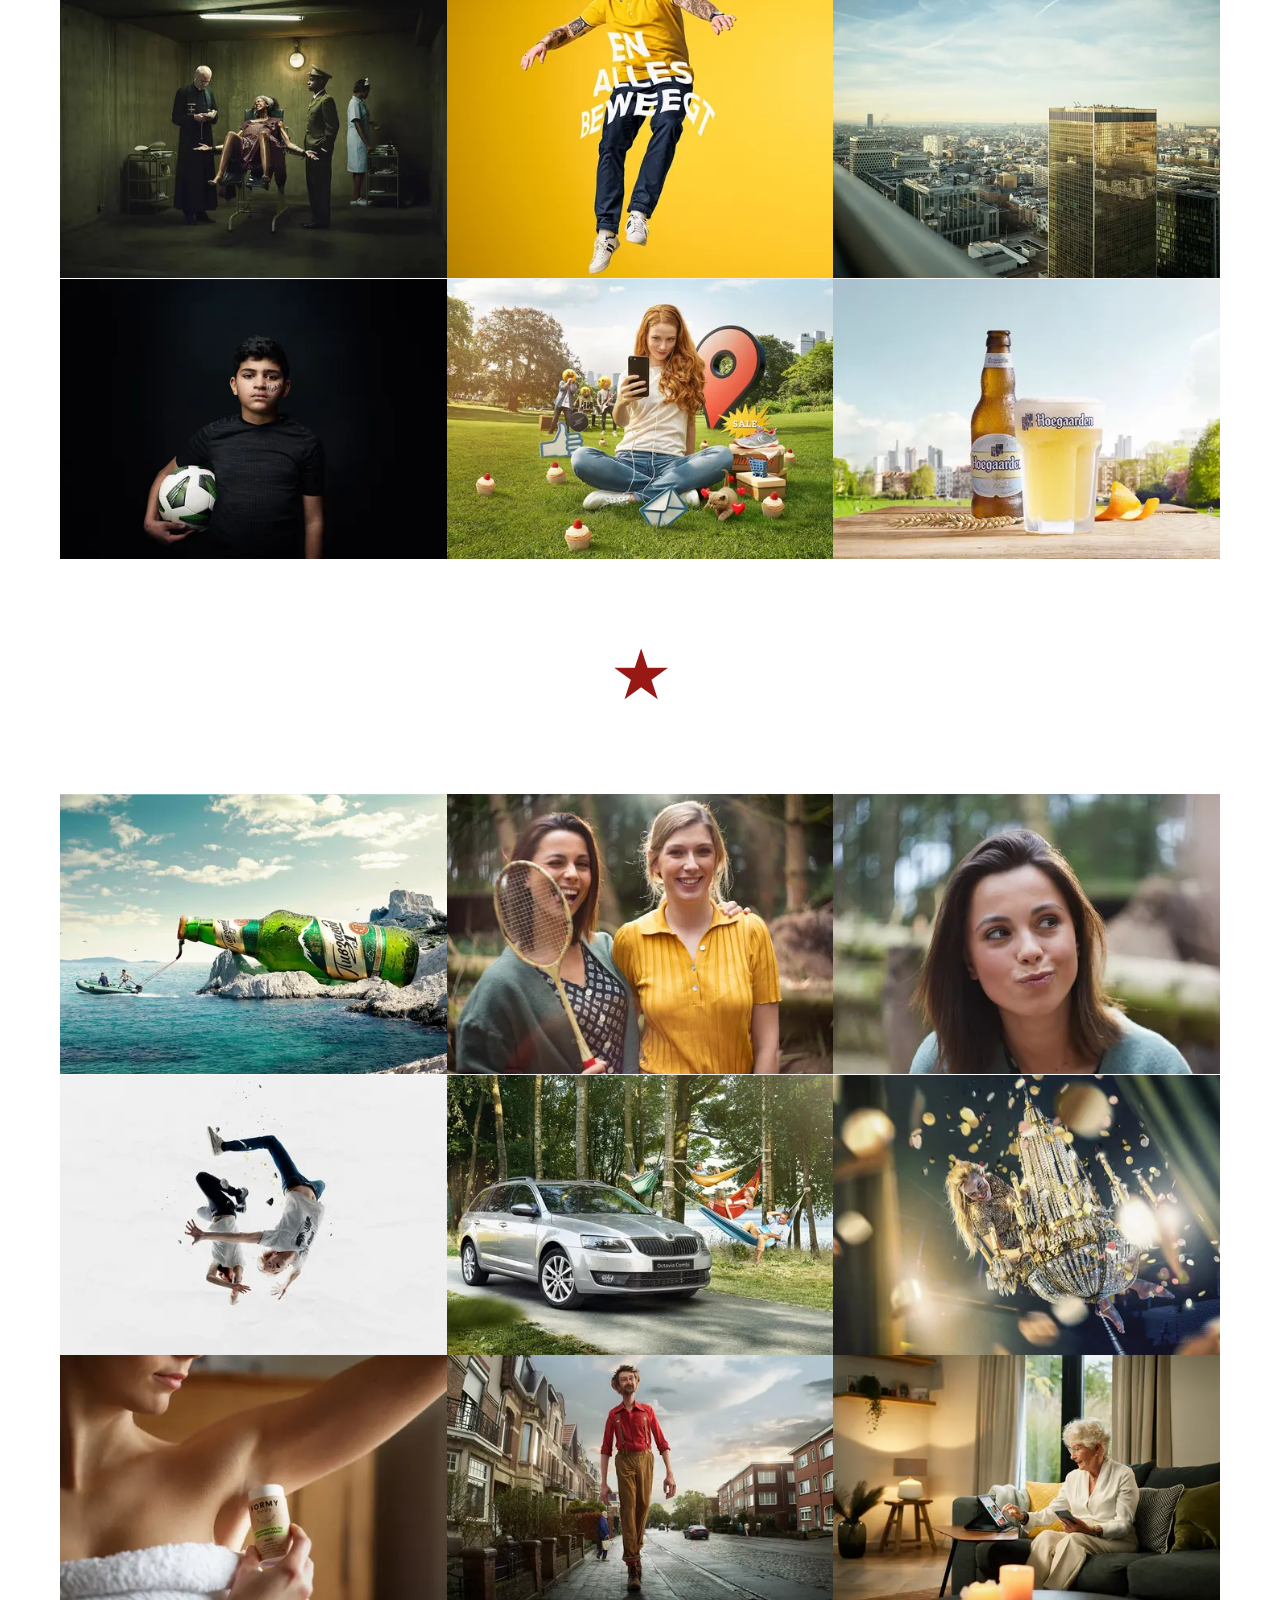
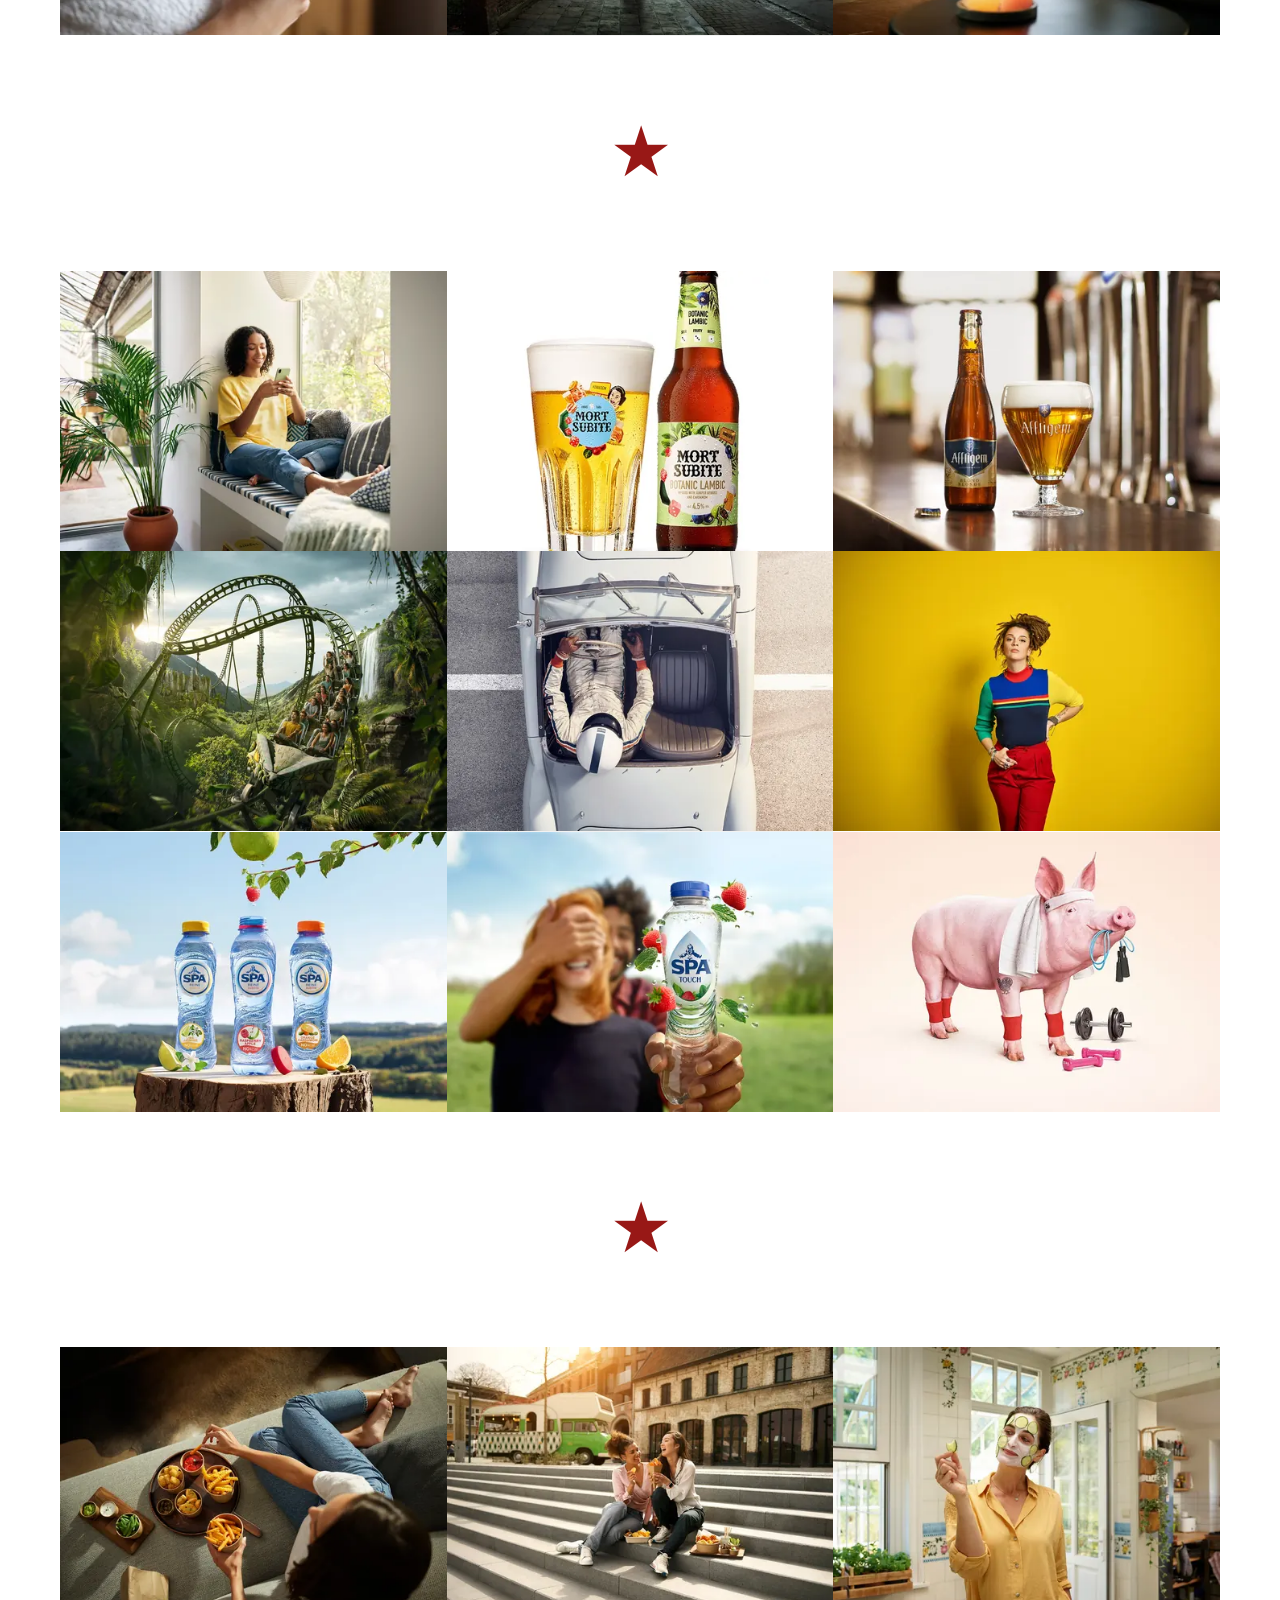
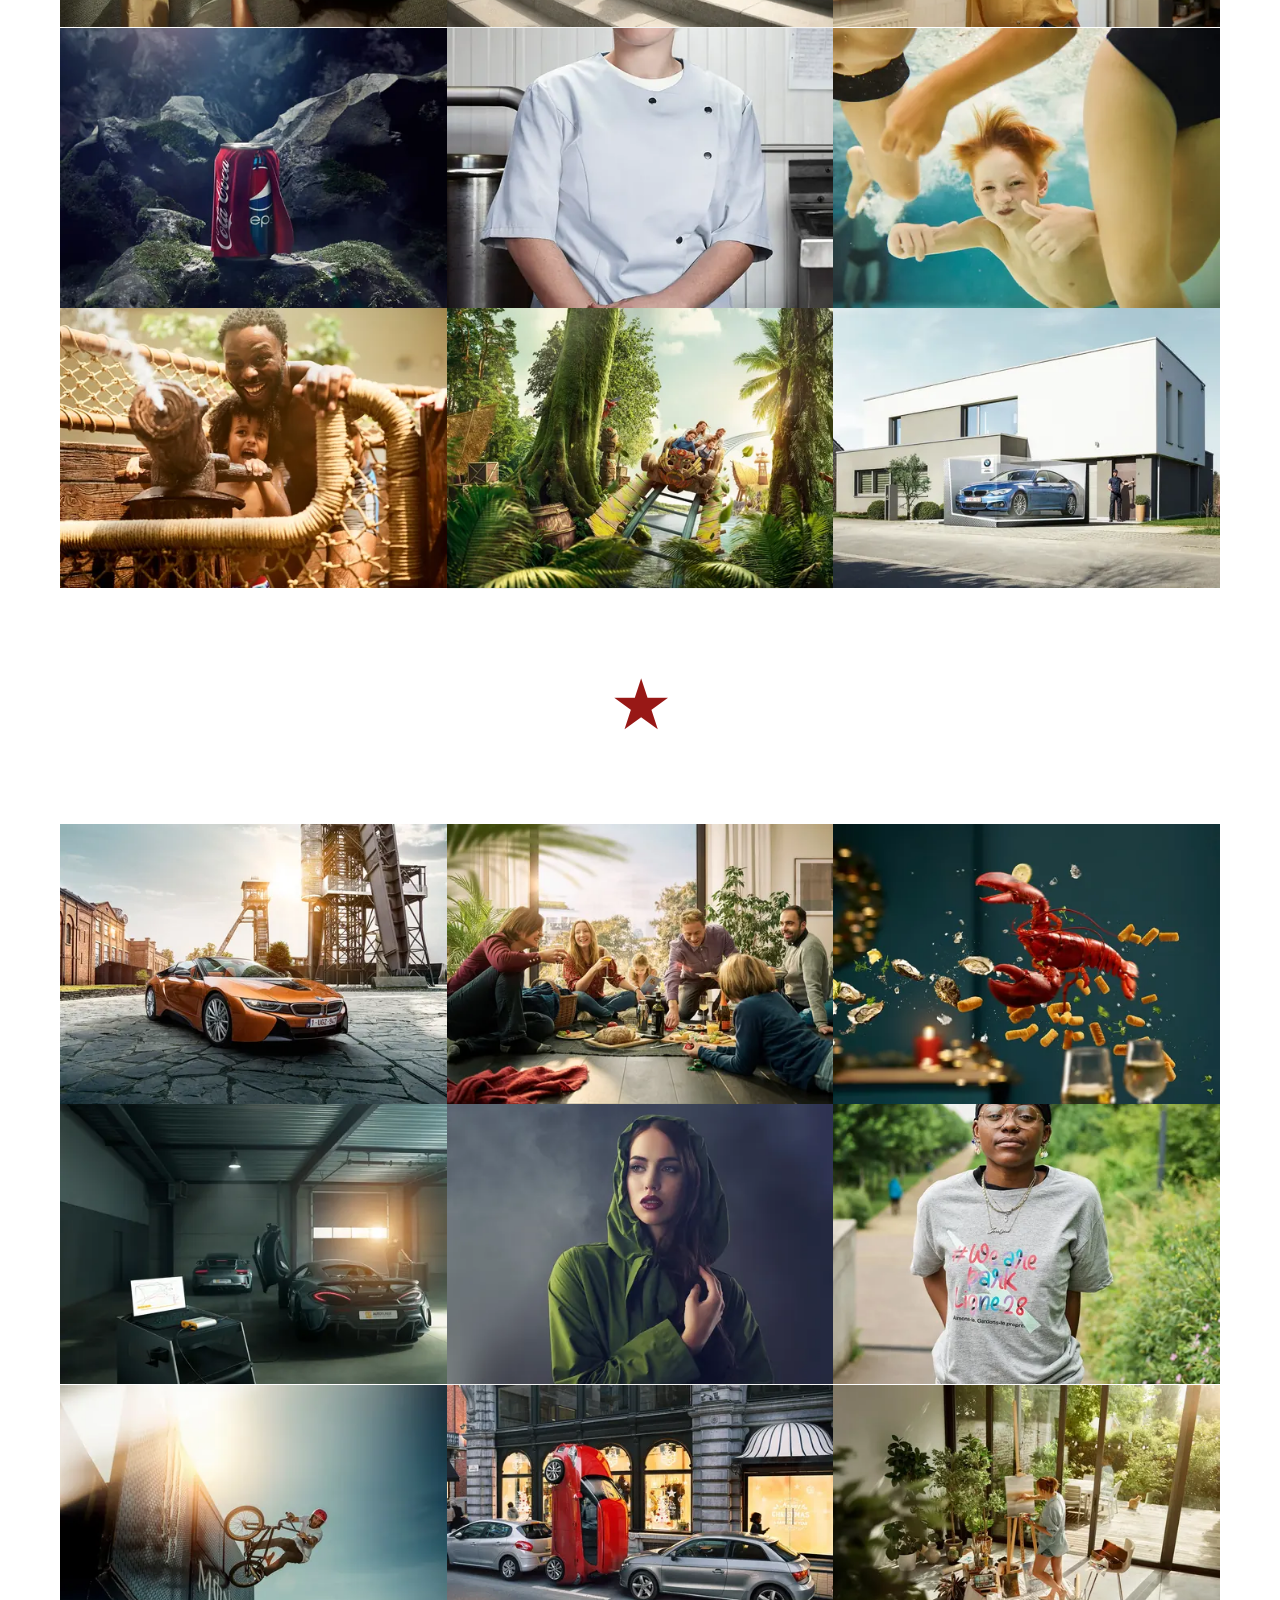
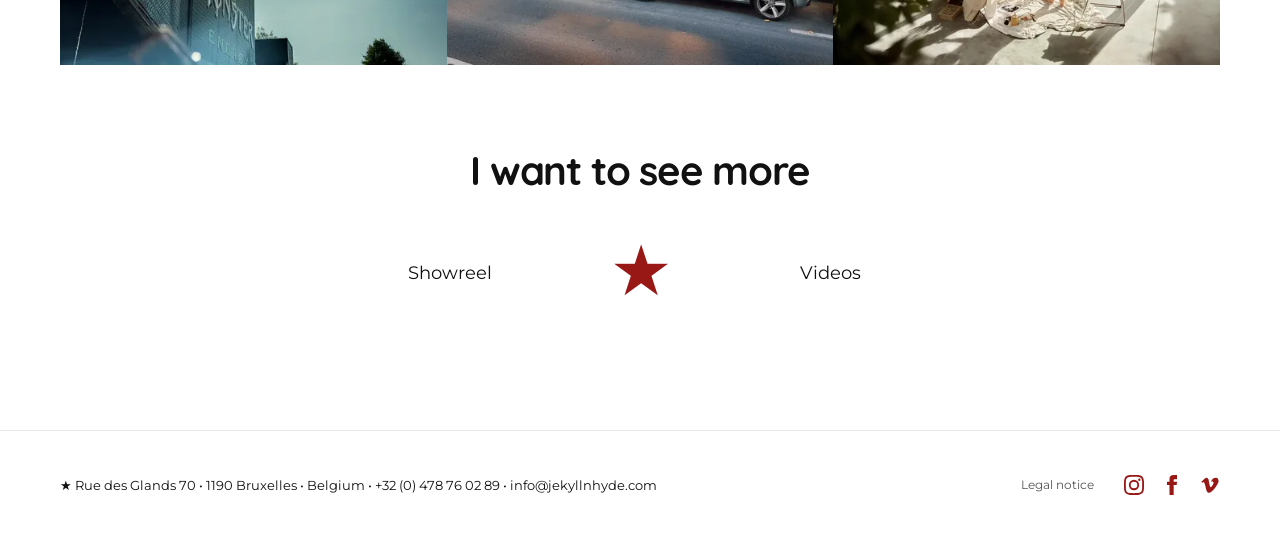
<file: pictures/index.html>
<!doctype html>
<html lang="en">
<head>
<meta charset="utf-8">
<meta name="viewport" content="width=device-width, initial-scale=1">
<title>Pictures | Advertising photography portfolio – Jekyll N&#x27; Hyde</title>
<meta name="description" content="Advertising photography portfolio of Jekyll N&#x27; Hyde, Brussels: campaigns for BMW, Hoegaarden, Orange, Walibi, Crelan, Renault, Lidl, Pepsi and more.">
<link rel="canonical" href="https://jekyllnhyde.com/pictures/">
<meta name="robots" content="index, follow, max-image-preview:large">
<meta property="og:type" content="website">
<meta property="og:site_name" content="Jekyll N' Hyde">
<meta property="og:title" content="Pictures | Advertising photography portfolio – Jekyll N&#x27; Hyde">
<meta property="og:description" content="Advertising photography portfolio of Jekyll N&#x27; Hyde, Brussels: campaigns for BMW, Hoegaarden, Orange, Walibi, Crelan, Renault, Lidl, Pepsi and more.">
<meta property="og:url" content="https://jekyllnhyde.com/pictures/">
<meta property="og:image" content="https://jekyllnhyde.com/assets/img/og-image.jpg">
<meta property="og:locale" content="en_GB">
<meta name="twitter:card" content="summary_large_image">
<link rel="icon" type="image/png" sizes="32x32" href="../favicon-32.png">
<link rel="apple-touch-icon" href="../apple-touch-icon.png">
<link rel="preload" href="../assets/fonts/montserrat-latin-400-normal.woff2" as="font" type="font/woff2" crossorigin>
<link rel="stylesheet" href="../assets/css/site.css?v=4">
<script type="application/ld+json">{"@context": "https://schema.org", "@type": "ProfessionalService", "@id": "https://jekyllnhyde.com/#org", "name": "Jekyll N' Hyde", "alternateName": "Jekyll N Hyde", "description": "Boutique creative studio in Brussels producing photography and films for agencies, brands, artists, rock bands and TV shows.", "url": "https://jekyllnhyde.com/", "logo": "https://jekyllnhyde.com/apple-touch-icon.png", "image": "https://jekyllnhyde.com/assets/img/og-image.jpg", "email": "info@jekyllnhyde.com", "telephone": "+32478760289", "address": {"@type": "PostalAddress", "streetAddress": "Rue des Glands 70", "postalCode": "1190", "addressLocality": "Bruxelles", "addressRegion": "Brussels-Capital", "addressCountry": "BE"}, "areaServed": "Europe", "knowsAbout": ["Advertising photography", "Commercial film production", "Post-production", "Photo retouching"], "sameAs": ["https://www.instagram.com/jekyllnhydestudio/", "https://www.facebook.com/everythingartificial", "https://vimeo.com/jekyllnhyde"]}</script><script type="application/ld+json">{"@context": "https://schema.org", "@type": "ImageGallery", "name": "Jekyll N' Hyde – photography portfolio", "url": "https://jekyllnhyde.com/pictures/", "author": {"@id": "https://jekyllnhyde.com/#org"}}</script>
</head>
<body class="">
<div class="topbar"><div class="wrap">
<div class="topbar-left"><span>Let’s talk</span><a href="mailto:info@jekyllnhyde.com"><svg class="icon" viewBox="0 0 24 24" aria-hidden="true"><path d="M2 5h20v14H2V5zm2 2v.5l8 5 8-5V7H4zm16 2.8-8 5-8-5V17h16V9.8z"/></svg>info@jekyllnhyde.com</a></div>
<div class="topbar-right"><a href="https://www.instagram.com/jekyllnhydestudio/" rel="noopener" target="_blank" aria-label="Instagram"><svg class="icon" viewBox="0 0 24 24" aria-hidden="true"><path d="M12 2.2c3.2 0 3.6 0 4.8.1 3.3.1 4.8 1.7 4.9 4.9.1 1.3.1 1.6.1 4.8s0 3.6-.1 4.8c-.1 3.2-1.7 4.8-4.9 4.9-1.3.1-1.6.1-4.8.1s-3.6 0-4.8-.1c-3.3-.1-4.8-1.7-4.9-4.9C2.2 15.6 2.2 15.2 2.2 12s0-3.6.1-4.8C2.4 3.9 3.9 2.4 7.2 2.3 8.4 2.2 8.8 2.2 12 2.2zM12 0C8.7 0 8.3 0 7.1.1 2.7.3.3 2.7.1 7.1 0 8.3 0 8.7 0 12s0 3.7.1 4.9c.2 4.4 2.6 6.8 7 7 1.2.1 1.6.1 4.9.1s3.7 0 4.9-.1c4.4-.2 6.8-2.6 7-7 .1-1.2.1-1.6.1-4.9s0-3.7-.1-4.9c-.2-4.4-2.6-6.8-7-7C15.7 0 15.3 0 12 0zm0 5.8a6.2 6.2 0 1 0 0 12.4 6.2 6.2 0 0 0 0-12.4zM12 16a4 4 0 1 1 0-8 4 4 0 0 1 0 8zm6.4-11.8a1.4 1.4 0 1 0 0 2.9 1.4 1.4 0 0 0 0-2.9z"/></svg></a><a href="https://www.facebook.com/everythingartificial" rel="noopener" target="_blank" aria-label="Facebook"><svg class="icon" viewBox="0 0 24 24" aria-hidden="true"><path d="M9 8H6v4h3v12h5V12h3.6l.4-4h-4V6.3c0-1 .2-1.3 1.1-1.3H18V0h-3.8C10.6 0 9 1.6 9 4.6V8z"/></svg></a><a href="https://vimeo.com/jekyllnhyde" rel="noopener" target="_blank" aria-label="Vimeo"><svg class="icon" viewBox="0 0 24 24" aria-hidden="true"><path d="M22.4 6.9c-.1 2.1-1.6 5-4.4 8.7-2.9 3.8-5.3 5.7-7.3 5.7-1.2 0-2.3-1.1-3.1-3.4L6 11.7C5.4 9.4 4.8 8.3 4.1 8.3c-.1 0-.7.3-1.6 1L1.5 8c1-.9 2-1.8 3-2.7 1.4-1.2 2.4-1.8 3-1.9 1.6-.2 2.6.9 3 3.3.4 2.6.7 4.2.9 4.8.5 2.1 1 3.2 1.5 3.2.4 0 1.1-.7 1.9-2 .9-1.4 1.3-2.4 1.4-3.1.1-1.2-.3-1.8-1.4-1.8-.5 0-1 .1-1.5.3 1-3.3 3-4.9 5.9-4.8 2.1.1 3.1 1.4 3 4z"/></svg></a></div>
</div></div>
<header class="header"><div class="wrap">
<a class="logo" href="../" aria-label="Jekyll N' Hyde – home"><img src="../assets/img/logo.svg" width="70" height="60" alt="Jekyll N' Hyde"></a>
<nav class="nav" id="nav" aria-label="Main"><a href="../">Home</a><a href="../showreel/">Showreel</a><a href="../pictures/" aria-current="page">Pictures</a><a href="../videos/">Videos</a><a href="../contact/">Contact</a></nav>
<button class="burger" aria-label="Menu" aria-controls="nav" aria-expanded="false"><span></span></button>
</div></header>
<main>
<h1 class="sr-only">Advertising photography portfolio – Jekyll N' Hyde, Brussels</h1><section class="wrap"><div class="gallery"><a href="../assets/img/work/full/visualmeta4-wolf.webp"><figure style="margin:0"><img src="../assets/img/work/visualmeta4-wolf-800.webp" srcset="../assets/img/work/visualmeta4-wolf-480.webp 480w, ../assets/img/work/visualmeta4-wolf-800.webp 800w" sizes="(max-width:767px) 100vw, 33vw" width="800" height="580" fetchpriority="high" decoding="async" alt="VisualMeta4 – Wolf, advertising photography by Jekyll N&#x27; Hyde"><figcaption><span class="a">VisualMeta4</span><span class="s">★</span><span class="p">Wolf</span></figcaption></figure></a><a href="../assets/img/work/full/visualmeta4-champion.webp"><figure style="margin:0"><img src="../assets/img/work/visualmeta4-champion-800.webp" srcset="../assets/img/work/visualmeta4-champion-480.webp 480w, ../assets/img/work/visualmeta4-champion-800.webp 800w" sizes="(max-width:767px) 100vw, 33vw" width="800" height="580" fetchpriority="high" decoding="async" alt="VisualMeta4 – Champion, advertising photography by Jekyll N&#x27; Hyde"><figcaption><span class="a">VisualMeta4</span><span class="s">★</span><span class="p">Champion</span></figcaption></figure></a><a href="../assets/img/work/full/vanpiperzeel-crelan-02.webp"><figure style="margin:0"><img src="../assets/img/work/vanpiperzeel-crelan-02-800.webp" srcset="../assets/img/work/vanpiperzeel-crelan-02-480.webp 480w, ../assets/img/work/vanpiperzeel-crelan-02-800.webp 800w" sizes="(max-width:767px) 100vw, 33vw" width="800" height="580" fetchpriority="high" decoding="async" alt="Vanpiperzeel – Crelan, advertising photography by Jekyll N&#x27; Hyde"><figcaption><span class="a">Vanpiperzeel</span><span class="s">★</span><span class="p">Crelan</span></figcaption></figure></a><a href="../assets/img/work/full/vanpiperzeel-crelan-01.webp"><figure style="margin:0"><img src="../assets/img/work/vanpiperzeel-crelan-01-800.webp" srcset="../assets/img/work/vanpiperzeel-crelan-01-480.webp 480w, ../assets/img/work/vanpiperzeel-crelan-01-800.webp 800w" sizes="(max-width:767px) 100vw, 33vw" width="800" height="580" decoding="async" alt="Vanpiperzeel – Crelan, advertising photography by Jekyll N&#x27; Hyde"><figcaption><span class="a">Vanpiperzeel</span><span class="s">★</span><span class="p">Crelan</span></figcaption></figure></a><a href="../assets/img/work/full/vanden-borre-kitchen.webp"><figure style="margin:0"><img src="../assets/img/work/vanden-borre-kitchen-800.webp" srcset="../assets/img/work/vanden-borre-kitchen-480.webp 480w, ../assets/img/work/vanden-borre-kitchen-800.webp 800w" sizes="(max-width:767px) 100vw, 33vw" width="800" height="580" decoding="async" alt="Vanden Borre – Kitchen, advertising photography by Jekyll N&#x27; Hyde"><figcaption><span class="a">Vanden Borre</span><span class="s">★</span><span class="p">Kitchen</span></figcaption></figure></a><a href="../assets/img/work/full/tayo-renault.webp"><figure style="margin:0"><img src="../assets/img/work/tayo-renault-800.webp" srcset="../assets/img/work/tayo-renault-480.webp 480w, ../assets/img/work/tayo-renault-800.webp 800w" sizes="(max-width:767px) 100vw, 33vw" width="800" height="580" decoding="async" alt="Tayo – Renault, advertising photography by Jekyll N&#x27; Hyde"><figcaption><span class="a">Tayo</span><span class="s">★</span><span class="p">Renault</span></figcaption></figure></a><a href="../assets/img/work/full/switch-soins-palliatifs.webp"><figure style="margin:0"><img src="../assets/img/work/switch-soins-palliatifs-800.webp" srcset="../assets/img/work/switch-soins-palliatifs-480.webp 480w, ../assets/img/work/switch-soins-palliatifs-800.webp 800w" sizes="(max-width:767px) 100vw, 33vw" width="800" height="580" loading="lazy" decoding="async" alt="Switch – Soins Palliatifs, advertising photography by Jekyll N&#x27; Hyde"><figcaption><span class="a">Switch</span><span class="s">★</span><span class="p">Soins Palliatifs</span></figcaption></figure></a><a href="../assets/img/work/full/shake-yongo-02.webp"><figure style="margin:0"><img src="../assets/img/work/shake-yongo-02-800.webp" srcset="../assets/img/work/shake-yongo-02-480.webp 480w, ../assets/img/work/shake-yongo-02-800.webp 800w" sizes="(max-width:767px) 100vw, 33vw" width="800" height="580" loading="lazy" decoding="async" alt="Shake – Yongo, advertising photography by Jekyll N&#x27; Hyde"><figcaption><span class="a">Shake</span><span class="s">★</span><span class="p">Yongo</span></figcaption></figure></a><a href="../assets/img/work/full/shake-yongo-01.webp"><figure style="margin:0"><img src="../assets/img/work/shake-yongo-01-800.webp" srcset="../assets/img/work/shake-yongo-01-480.webp 480w, ../assets/img/work/shake-yongo-01-800.webp 800w" sizes="(max-width:767px) 100vw, 33vw" width="800" height="580" loading="lazy" decoding="async" alt="Shake – Yongo, advertising photography by Jekyll N&#x27; Hyde"><figcaption><span class="a">Shake</span><span class="s">★</span><span class="p">Yongo</span></figcaption></figure></a></div><div class="star-sep"><p class="star" aria-hidden="true">★</p></div><div class="gallery"><a href="../assets/img/work/full/shake-ag.webp"><figure style="margin:0"><img src="../assets/img/work/shake-ag-800.webp" srcset="../assets/img/work/shake-ag-480.webp 480w, ../assets/img/work/shake-ag-800.webp 800w" sizes="(max-width:767px) 100vw, 33vw" width="800" height="580" loading="lazy" decoding="async" alt="Shake – AG, advertising photography by Jekyll N&#x27; Hyde"><figcaption><span class="a">Shake</span><span class="s">★</span><span class="p">AG</span></figcaption></figure></a><a href="../assets/img/work/full/serviceplan-splidariteit.webp"><figure style="margin:0"><img src="../assets/img/work/serviceplan-splidariteit-800.webp" srcset="../assets/img/work/serviceplan-splidariteit-480.webp 480w, ../assets/img/work/serviceplan-splidariteit-800.webp 800w" sizes="(max-width:767px) 100vw, 33vw" width="800" height="580" loading="lazy" decoding="async" alt="Serviceplan – Solidariteit, advertising photography by Jekyll N&#x27; Hyde"><figcaption><span class="a">Serviceplan</span><span class="s">★</span><span class="p">Solidariteit</span></figcaption></figure></a><a href="../assets/img/work/full/rtbf-baraki.webp"><figure style="margin:0"><img src="../assets/img/work/rtbf-baraki-800.webp" srcset="../assets/img/work/rtbf-baraki-480.webp 480w, ../assets/img/work/rtbf-baraki-800.webp 800w" sizes="(max-width:767px) 100vw, 33vw" width="800" height="580" loading="lazy" decoding="async" alt="RTBF – Baraki, advertising photography by Jekyll N&#x27; Hyde"><figcaption><span class="a">RTBF</span><span class="s">★</span><span class="p">Baraki</span></figcaption></figure></a><a href="../assets/img/work/full/real-cinderella-memisa.webp"><figure style="margin:0"><img src="../assets/img/work/real-cinderella-memisa-800.webp" srcset="../assets/img/work/real-cinderella-memisa-480.webp 480w, ../assets/img/work/real-cinderella-memisa-800.webp 800w" sizes="(max-width:767px) 100vw, 33vw" width="800" height="580" loading="lazy" decoding="async" alt="Real Cinderella – Memisa, advertising photography by Jekyll N&#x27; Hyde"><figcaption><span class="a">Real Cinderella</span><span class="s">★</span><span class="p">Memisa</span></figcaption></figure></a><a href="../assets/img/work/full/rca-vdab-003-002.webp"><figure style="margin:0"><img src="../assets/img/work/rca-vdab-003-002-800.webp" srcset="../assets/img/work/rca-vdab-003-002-480.webp 480w, ../assets/img/work/rca-vdab-003-002-800.webp 800w" sizes="(max-width:767px) 100vw, 33vw" width="800" height="580" loading="lazy" decoding="async" alt="RCA – VDAB, advertising photography by Jekyll N&#x27; Hyde"><figcaption><span class="a">RCA</span><span class="s">★</span><span class="p">VDAB</span></figcaption></figure></a><a href="../assets/img/work/full/rca-bosa.webp"><figure style="margin:0"><img src="../assets/img/work/rca-bosa-800.webp" srcset="../assets/img/work/rca-bosa-480.webp 480w, ../assets/img/work/rca-bosa-800.webp 800w" sizes="(max-width:767px) 100vw, 33vw" width="800" height="580" loading="lazy" decoding="async" alt="RCA – Bosa, advertising photography by Jekyll N&#x27; Hyde"><figcaption><span class="a">RCA</span><span class="s">★</span><span class="p">Bosa</span></figcaption></figure></a><a href="../assets/img/work/full/rbfa-come-together.webp"><figure style="margin:0"><img src="../assets/img/work/rbfa-come-together-800.webp" srcset="../assets/img/work/rbfa-come-together-480.webp 480w, ../assets/img/work/rbfa-come-together-800.webp 800w" sizes="(max-width:767px) 100vw, 33vw" width="800" height="580" loading="lazy" decoding="async" alt="RBFA – Come Together, advertising photography by Jekyll N&#x27; Hyde"><figcaption><span class="a">RBFA</span><span class="s">★</span><span class="p">Come Together</span></figcaption></figure></a><a href="../assets/img/work/full/publicis-orange.webp"><figure style="margin:0"><img src="../assets/img/work/publicis-orange-800.webp" srcset="../assets/img/work/publicis-orange-480.webp 480w, ../assets/img/work/publicis-orange-800.webp 800w" sizes="(max-width:767px) 100vw, 33vw" width="800" height="580" loading="lazy" decoding="async" alt="Publicis – Orange, advertising photography by Jekyll N&#x27; Hyde"><figcaption><span class="a">Publicis</span><span class="s">★</span><span class="p">Orange</span></figcaption></figure></a><a href="../assets/img/work/full/publicis-hoegaarden.webp"><figure style="margin:0"><img src="../assets/img/work/publicis-hoegaarden-800.webp" srcset="../assets/img/work/publicis-hoegaarden-480.webp 480w, ../assets/img/work/publicis-hoegaarden-800.webp 800w" sizes="(max-width:767px) 100vw, 33vw" width="800" height="580" loading="lazy" decoding="async" alt="Publicis – Hoegaarden, advertising photography by Jekyll N&#x27; Hyde"><figcaption><span class="a">Publicis</span><span class="s">★</span><span class="p">Hoegaarden</span></figcaption></figure></a></div><div class="star-sep"><p class="star" aria-hidden="true">★</p></div><div class="gallery"><a href="../assets/img/work/full/popkultura.webp"><figure style="margin:0"><img src="../assets/img/work/popkultura-800.webp" srcset="../assets/img/work/popkultura-480.webp 480w, ../assets/img/work/popkultura-800.webp 800w" sizes="(max-width:767px) 100vw, 33vw" width="800" height="580" loading="lazy" decoding="async" alt="Popkultura, photography by Jekyll N&#x27; Hyde"><figcaption><span class="a">Popkultura</span><span class="s">★</span></figcaption></figure></a><a href="../assets/img/work/full/perso-0s0a5548.webp"><figure style="margin:0"><img src="../assets/img/work/perso-0s0a5548-800.webp" srcset="../assets/img/work/perso-0s0a5548-480.webp 480w, ../assets/img/work/perso-0s0a5548-800.webp 800w" sizes="(max-width:767px) 100vw, 33vw" width="800" height="580" loading="lazy" decoding="async" alt="Perso, photography by Jekyll N&#x27; Hyde"><figcaption><span class="a">Perso</span><span class="s">★</span></figcaption></figure></a><a href="../assets/img/work/full/perso-0s0a5465.webp"><figure style="margin:0"><img src="../assets/img/work/perso-0s0a5465-800.webp" srcset="../assets/img/work/perso-0s0a5465-480.webp 480w, ../assets/img/work/perso-0s0a5465-800.webp 800w" sizes="(max-width:767px) 100vw, 33vw" width="800" height="580" loading="lazy" decoding="async" alt="Perso, photography by Jekyll N&#x27; Hyde"><figcaption><span class="a">Perso</span><span class="s">★</span></figcaption></figure></a><a href="../assets/img/work/full/la-jungle.webp"><figure style="margin:0"><img src="../assets/img/work/la-jungle-800.webp" srcset="../assets/img/work/la-jungle-480.webp 480w, ../assets/img/work/la-jungle-800.webp 800w" sizes="(max-width:767px) 100vw, 33vw" width="800" height="580" loading="lazy" decoding="async" alt="La Jungle, photography by Jekyll N&#x27; Hyde"><figcaption><span class="a">La Jungle</span><span class="s">★</span></figcaption></figure></a><a href="../assets/img/work/full/jwt-skoda-octavia-zen.webp"><figure style="margin:0"><img src="../assets/img/work/jwt-skoda-octavia-zen-800.webp" srcset="../assets/img/work/jwt-skoda-octavia-zen-480.webp 480w, ../assets/img/work/jwt-skoda-octavia-zen-800.webp 800w" sizes="(max-width:767px) 100vw, 33vw" width="800" height="580" loading="lazy" decoding="async" alt="JWT – Skoda Octavia Zen, advertising photography by Jekyll N&#x27; Hyde"><figcaption><span class="a">JWT</span><span class="s">★</span><span class="p">Skoda Octavia Zen</span></figcaption></figure></a><a href="../assets/img/work/full/idweaver-self-promo.webp"><figure style="margin:0"><img src="../assets/img/work/idweaver-self-promo-800.webp" srcset="../assets/img/work/idweaver-self-promo-480.webp 480w, ../assets/img/work/idweaver-self-promo-800.webp 800w" sizes="(max-width:767px) 100vw, 33vw" width="800" height="580" loading="lazy" decoding="async" alt="Idweaver – Self Promo, advertising photography by Jekyll N&#x27; Hyde"><figcaption><span class="a">Idweaver</span><span class="s">★</span><span class="p">Self Promo</span></figcaption></figure></a><a href="../assets/img/work/full/huggy-formy.webp"><figure style="margin:0"><img src="../assets/img/work/huggy-formy-800.webp" srcset="../assets/img/work/huggy-formy-480.webp 480w, ../assets/img/work/huggy-formy-800.webp 800w" sizes="(max-width:767px) 100vw, 33vw" width="800" height="580" loading="lazy" decoding="async" alt="Huggy – Formy, advertising photography by Jekyll N&#x27; Hyde"><figcaption><span class="a">Huggy</span><span class="s">★</span><span class="p">Formy</span></figcaption></figure></a><a href="../assets/img/work/full/happiness--quick.webp"><figure style="margin:0"><img src="../assets/img/work/happiness--quick-800.webp" srcset="../assets/img/work/happiness--quick-480.webp 480w, ../assets/img/work/happiness--quick-800.webp 800w" sizes="(max-width:767px) 100vw, 33vw" width="800" height="580" loading="lazy" decoding="async" alt="Happiness – Quick, advertising photography by Jekyll N&#x27; Hyde"><figcaption><span class="a">Happiness</span><span class="s">★</span><span class="p">Quick</span></figcaption></figure></a><a href="../assets/img/work/full/federate-itsme-02.webp"><figure style="margin:0"><img src="../assets/img/work/federate-itsme-02-800.webp" srcset="../assets/img/work/federate-itsme-02-480.webp 480w, ../assets/img/work/federate-itsme-02-800.webp 800w" sizes="(max-width:767px) 100vw, 33vw" width="800" height="580" loading="lazy" decoding="async" alt="Federate – It&#x27;s Me, advertising photography by Jekyll N&#x27; Hyde"><figcaption><span class="a">Federate</span><span class="s">★</span><span class="p">It&#x27;s Me</span></figcaption></figure></a></div><div class="star-sep"><p class="star" aria-hidden="true">★</p></div><div class="gallery"><a href="../assets/img/work/full/federate-itsme-01.webp"><figure style="margin:0"><img src="../assets/img/work/federate-itsme-01-800.webp" srcset="../assets/img/work/federate-itsme-01-480.webp 480w, ../assets/img/work/federate-itsme-01-800.webp 800w" sizes="(max-width:767px) 100vw, 33vw" width="800" height="580" loading="lazy" decoding="async" alt="Federate – It&#x27;s Me, advertising photography by Jekyll N&#x27; Hyde"><figcaption><span class="a">Federate</span><span class="s">★</span><span class="p">It&#x27;s Me</span></figcaption></figure></a><a href="../assets/img/work/full/famous-mort-subite.webp"><figure style="margin:0"><img src="../assets/img/work/famous-mort-subite-800.webp" srcset="../assets/img/work/famous-mort-subite-480.webp 480w, ../assets/img/work/famous-mort-subite-800.webp 800w" sizes="(max-width:767px) 100vw, 33vw" width="800" height="580" loading="lazy" decoding="async" alt="Famous – Mort Subite, advertising photography by Jekyll N&#x27; Hyde"><figcaption><span class="a">Famous</span><span class="s">★</span><span class="p">Mort Subite</span></figcaption></figure></a><a href="../assets/img/work/full/famous-grey-affligem.webp"><figure style="margin:0"><img src="../assets/img/work/famous-grey-affligem-800.webp" srcset="../assets/img/work/famous-grey-affligem-480.webp 480w, ../assets/img/work/famous-grey-affligem-800.webp 800w" sizes="(max-width:767px) 100vw, 33vw" width="800" height="580" loading="lazy" decoding="async" alt="Famous – Grey Affligem, advertising photography by Jekyll N&#x27; Hyde"><figcaption><span class="a">Famous</span><span class="s">★</span><span class="p">Grey Affligem</span></figcaption></figure></a><a href="../assets/img/work/full/emakina-walibi.webp"><figure style="margin:0"><img src="../assets/img/work/emakina-walibi-800.webp" srcset="../assets/img/work/emakina-walibi-480.webp 480w, ../assets/img/work/emakina-walibi-800.webp 800w" sizes="(max-width:767px) 100vw, 33vw" width="800" height="580" loading="lazy" decoding="async" alt="Emakina – Walibi, advertising photography by Jekyll N&#x27; Hyde"><figcaption><span class="a">Emakina</span><span class="s">★</span><span class="p">Walibi</span></figcaption></figure></a><a href="../assets/img/work/full/emakina-federal-modul.webp"><figure style="margin:0"><img src="../assets/img/work/emakina-federal-modul-800.webp" srcset="../assets/img/work/emakina-federal-modul-480.webp 480w, ../assets/img/work/emakina-federal-modul-800.webp 800w" sizes="(max-width:767px) 100vw, 33vw" width="800" height="580" loading="lazy" decoding="async" alt="Emakina – Federal Modul, advertising photography by Jekyll N&#x27; Hyde"><figcaption><span class="a">Emakina</span><span class="s">★</span><span class="p">Federal Modul</span></figcaption></figure></a><a href="../assets/img/work/full/emakina-bardhal-5018.webp"><figure style="margin:0"><img src="../assets/img/work/emakina-bardhal-5018-800.webp" srcset="../assets/img/work/emakina-bardhal-5018-480.webp 480w, ../assets/img/work/emakina-bardhal-5018-800.webp 800w" sizes="(max-width:767px) 100vw, 33vw" width="800" height="580" loading="lazy" decoding="async" alt="Emakina – Bardahl, advertising photography by Jekyll N&#x27; Hyde"><figcaption><span class="a">Emakina</span><span class="s">★</span><span class="p">Bardahl</span></figcaption></figure></a><a href="../assets/img/work/full/darwin-spa-02.webp"><figure style="margin:0"><img src="../assets/img/work/darwin-spa-02-800.webp" srcset="../assets/img/work/darwin-spa-02-480.webp 480w, ../assets/img/work/darwin-spa-02-800.webp 800w" sizes="(max-width:767px) 100vw, 33vw" width="800" height="580" loading="lazy" decoding="async" alt="Darwin – SPA, advertising photography by Jekyll N&#x27; Hyde"><figcaption><span class="a">Darwin</span><span class="s">★</span><span class="p">SPA</span></figcaption></figure></a><a href="../assets/img/work/full/darwin-spa-01.webp"><figure style="margin:0"><img src="../assets/img/work/darwin-spa-01-800.webp" srcset="../assets/img/work/darwin-spa-01-480.webp 480w, ../assets/img/work/darwin-spa-01-800.webp 800w" sizes="(max-width:767px) 100vw, 33vw" width="800" height="580" loading="lazy" decoding="async" alt="Darwin – SPA, advertising photography by Jekyll N&#x27; Hyde"><figcaption><span class="a">Darwin</span><span class="s">★</span><span class="p">SPA</span></figcaption></figure></a><a href="../assets/img/work/full/d-artagnan-volys.webp"><figure style="margin:0"><img src="../assets/img/work/d-artagnan-volys-800.webp" srcset="../assets/img/work/d-artagnan-volys-480.webp 480w, ../assets/img/work/d-artagnan-volys-800.webp 800w" sizes="(max-width:767px) 100vw, 33vw" width="800" height="580" loading="lazy" decoding="async" alt="D-Artagnan – Volys, advertising photography by Jekyll N&#x27; Hyde"><figcaption><span class="a">D-Artagnan</span><span class="s">★</span><span class="p">Volys</span></figcaption></figure></a></div><div class="star-sep"><p class="star" aria-hidden="true">★</p></div><div class="gallery"><a href="../assets/img/work/full/d-artagnan-agristo-029.webp"><figure style="margin:0"><img src="../assets/img/work/d-artagnan-agristo-029-800.webp" srcset="../assets/img/work/d-artagnan-agristo-029-480.webp 480w, ../assets/img/work/d-artagnan-agristo-029-800.webp 800w" sizes="(max-width:767px) 100vw, 33vw" width="800" height="580" loading="lazy" decoding="async" alt="D-Artagnan – Agristo, advertising photography by Jekyll N&#x27; Hyde"><figcaption><span class="a">D-Artagnan</span><span class="s">★</span><span class="p">Agristo</span></figcaption></figure></a><a href="../assets/img/work/full/d-artagnan-agristo-026.webp"><figure style="margin:0"><img src="../assets/img/work/d-artagnan-agristo-026-800.webp" srcset="../assets/img/work/d-artagnan-agristo-026-480.webp 480w, ../assets/img/work/d-artagnan-agristo-026-800.webp 800w" sizes="(max-width:767px) 100vw, 33vw" width="800" height="580" loading="lazy" decoding="async" alt="D-Artagnan – Agristo, advertising photography by Jekyll N&#x27; Hyde"><figcaption><span class="a">D-Artagnan</span><span class="s">★</span><span class="p">Agristo</span></figcaption></figure></a><a href="../assets/img/work/full/cartel-carrefour.webp"><figure style="margin:0"><img src="../assets/img/work/cartel-carrefour-800.webp" srcset="../assets/img/work/cartel-carrefour-480.webp 480w, ../assets/img/work/cartel-carrefour-800.webp 800w" sizes="(max-width:767px) 100vw, 33vw" width="800" height="580" loading="lazy" decoding="async" alt="Cartel – Carrefour, advertising photography by Jekyll N&#x27; Hyde"><figcaption><span class="a">Cartel</span><span class="s">★</span><span class="p">Carrefour</span></figcaption></figure></a><a href="../assets/img/work/full/buzzinabox-pepsi.webp"><figure style="margin:0"><img src="../assets/img/work/buzzinabox-pepsi-800.webp" srcset="../assets/img/work/buzzinabox-pepsi-480.webp 480w, ../assets/img/work/buzzinabox-pepsi-800.webp 800w" sizes="(max-width:767px) 100vw, 33vw" width="800" height="580" loading="lazy" decoding="async" alt="Buzzinabox – Pepsi, advertising photography by Jekyll N&#x27; Hyde"><figcaption><span class="a">Buzzinabox</span><span class="s">★</span><span class="p">Pepsi</span></figcaption></figure></a><a href="../assets/img/work/full/binsfeld-fisher.webp"><figure style="margin:0"><img src="../assets/img/work/binsfeld-fisher-800.webp" srcset="../assets/img/work/binsfeld-fisher-480.webp 480w, ../assets/img/work/binsfeld-fisher-800.webp 800w" sizes="(max-width:767px) 100vw, 33vw" width="800" height="580" loading="lazy" decoding="async" alt="Binsfeld – Fisher, advertising photography by Jekyll N&#x27; Hyde"><figcaption><span class="a">Binsfeld</span><span class="s">★</span><span class="p">Fisher</span></figcaption></figure></a><a href="../assets/img/work/full/bellewaerde-aquapark-02.webp"><figure style="margin:0"><img src="../assets/img/work/bellewaerde-aquapark-02-800.webp" srcset="../assets/img/work/bellewaerde-aquapark-02-480.webp 480w, ../assets/img/work/bellewaerde-aquapark-02-800.webp 800w" sizes="(max-width:767px) 100vw, 33vw" width="800" height="580" loading="lazy" decoding="async" alt="Bellewaerde – Aquapark, advertising photography by Jekyll N&#x27; Hyde"><figcaption><span class="a">Bellewaerde</span><span class="s">★</span><span class="p">Aquapark</span></figcaption></figure></a><a href="../assets/img/work/full/bellewaerde-aquapark-01.webp"><figure style="margin:0"><img src="../assets/img/work/bellewaerde-aquapark-01-800.webp" srcset="../assets/img/work/bellewaerde-aquapark-01-480.webp 480w, ../assets/img/work/bellewaerde-aquapark-01-800.webp 800w" sizes="(max-width:767px) 100vw, 33vw" width="800" height="580" loading="lazy" decoding="async" alt="Bellewaerde – Aquapark, advertising photography by Jekyll N&#x27; Hyde"><figcaption><span class="a">Bellewaerde</span><span class="s">★</span><span class="p">Aquapark</span></figcaption></figure></a><a href="../assets/img/work/full/bbdo-walibi.webp"><figure style="margin:0"><img src="../assets/img/work/bbdo-walibi-800.webp" srcset="../assets/img/work/bbdo-walibi-480.webp 480w, ../assets/img/work/bbdo-walibi-800.webp 800w" sizes="(max-width:767px) 100vw, 33vw" width="800" height="580" loading="lazy" decoding="async" alt="BBDO – Walibi, advertising photography by Jekyll N&#x27; Hyde"><figcaption><span class="a">BBDO</span><span class="s">★</span><span class="p">Walibi</span></figcaption></figure></a><a href="../assets/img/work/full/air-bmw-02.webp"><figure style="margin:0"><img src="../assets/img/work/air-bmw-02-800.webp" srcset="../assets/img/work/air-bmw-02-480.webp 480w, ../assets/img/work/air-bmw-02-800.webp 800w" sizes="(max-width:767px) 100vw, 33vw" width="800" height="580" loading="lazy" decoding="async" alt="Air – BMW, advertising photography by Jekyll N&#x27; Hyde"><figcaption><span class="a">Air</span><span class="s">★</span><span class="p">BMW</span></figcaption></figure></a></div><div class="star-sep"><p class="star" aria-hidden="true">★</p></div><div class="gallery"><a href="../assets/img/work/full/air-bmw-01.webp"><figure style="margin:0"><img src="../assets/img/work/air-bmw-01-800.webp" srcset="../assets/img/work/air-bmw-01-480.webp 480w, ../assets/img/work/air-bmw-01-800.webp 800w" sizes="(max-width:767px) 100vw, 33vw" width="800" height="580" loading="lazy" decoding="async" alt="Air – BMW, advertising photography by Jekyll N&#x27; Hyde"><figcaption><span class="a">Air</span><span class="s">★</span><span class="p">BMW</span></figcaption></figure></a><a href="../assets/img/work/full/1md-wako-02.webp"><figure style="margin:0"><img src="../assets/img/work/1md-wako-02-800.webp" srcset="../assets/img/work/1md-wako-02-480.webp 480w, ../assets/img/work/1md-wako-02-800.webp 800w" sizes="(max-width:767px) 100vw, 33vw" width="800" height="580" loading="lazy" decoding="async" alt="1MD – Wako, advertising photography by Jekyll N&#x27; Hyde"><figcaption><span class="a">1MD</span><span class="s">★</span><span class="p">Wako</span></figcaption></figure></a><a href="../assets/img/work/full/bbdo-lidl.webp"><figure style="margin:0"><img src="../assets/img/work/bbdo-lidl-800.webp" srcset="../assets/img/work/bbdo-lidl-480.webp 480w, ../assets/img/work/bbdo-lidl-800.webp 800w" sizes="(max-width:767px) 100vw, 33vw" width="800" height="580" loading="lazy" decoding="async" alt="BBDO – Lidl, advertising photography by Jekyll N&#x27; Hyde"><figcaption><span class="a">BBDO</span><span class="s">★</span><span class="p">Lidl</span></figcaption></figure></a><a href="../assets/img/work/full/autotuner.webp"><figure style="margin:0"><img src="../assets/img/work/autotuner-800.webp" srcset="../assets/img/work/autotuner-480.webp 480w, ../assets/img/work/autotuner-800.webp 800w" sizes="(max-width:767px) 100vw, 33vw" width="800" height="580" loading="lazy" decoding="async" alt="Autotuner, photography by Jekyll N&#x27; Hyde"><figcaption><span class="a">Autotuner</span><span class="s">★</span></figcaption></figure></a><a href="../assets/img/work/full/arnaud-beelen-cumulus.webp"><figure style="margin:0"><img src="../assets/img/work/arnaud-beelen-cumulus-800.webp" srcset="../assets/img/work/arnaud-beelen-cumulus-480.webp 480w, ../assets/img/work/arnaud-beelen-cumulus-800.webp 800w" sizes="(max-width:767px) 100vw, 33vw" width="800" height="580" loading="lazy" decoding="async" alt="Arnaud Beelen – Cumulus, advertising photography by Jekyll N&#x27; Hyde"><figcaption><span class="a">Arnaud Beelen</span><span class="s">★</span><span class="p">Cumulus</span></figcaption></figure></a><a href="../assets/img/work/full/altavia-bxl-proprete.webp"><figure style="margin:0"><img src="../assets/img/work/altavia-bxl-proprete-800.webp" srcset="../assets/img/work/altavia-bxl-proprete-480.webp 480w, ../assets/img/work/altavia-bxl-proprete-800.webp 800w" sizes="(max-width:767px) 100vw, 33vw" width="800" height="580" loading="lazy" decoding="async" alt="Altavia – BXL Propreté, advertising photography by Jekyll N&#x27; Hyde"><figcaption><span class="a">Altavia</span><span class="s">★</span><span class="p">BXL Propreté</span></figcaption></figure></a><a href="../assets/img/work/full/alex-gilmart-cct.webp"><figure style="margin:0"><img src="../assets/img/work/alex-gilmart-cct-800.webp" srcset="../assets/img/work/alex-gilmart-cct-480.webp 480w, ../assets/img/work/alex-gilmart-cct-800.webp 800w" sizes="(max-width:767px) 100vw, 33vw" width="800" height="580" loading="lazy" decoding="async" alt="Alex Gilmart – CCT, advertising photography by Jekyll N&#x27; Hyde"><figcaption><span class="a">Alex Gilmart</span><span class="s">★</span><span class="p">CCT</span></figcaption></figure></a><a href="../assets/img/work/full/air-scnb.webp"><figure style="margin:0"><img src="../assets/img/work/air-scnb-800.webp" srcset="../assets/img/work/air-scnb-480.webp 480w, ../assets/img/work/air-scnb-800.webp 800w" sizes="(max-width:767px) 100vw, 33vw" width="800" height="580" loading="lazy" decoding="async" alt="AIR – SNCB, advertising photography by Jekyll N&#x27; Hyde"><figcaption><span class="a">AIR</span><span class="s">★</span><span class="p">SNCB</span></figcaption></figure></a><a href="../assets/img/work/full/1md-wako-01.webp"><figure style="margin:0"><img src="../assets/img/work/1md-wako-01-800.webp" srcset="../assets/img/work/1md-wako-01-480.webp 480w, ../assets/img/work/1md-wako-01-800.webp 800w" sizes="(max-width:767px) 100vw, 33vw" width="800" height="580" loading="lazy" decoding="async" alt="1MD – Wako, advertising photography by Jekyll N&#x27; Hyde"><figcaption><span class="a">1MD</span><span class="s">★</span><span class="p">Wako</span></figcaption></figure></a></div></section><section class="more wrap"><h2>I want to see more</h2><div class="more-links"><a href="../showreel/">Showreel</a><p class="star" aria-hidden="true">★</p><a href="../videos/">Videos</a></div></section>
</main>
<footer class="footer"><div class="wrap">
<address>★ Rue des Glands 70 • 1190 Bruxelles • Belgium • <a href="tel:+32478760289">+32 (0) 478 76 02 89</a> • <a href="mailto:info@jekyllnhyde.com">info@jekyllnhyde.com</a></address>
<div class="footer-right"><a class="footer-legal" href="../legal-notice/">Legal notice</a><div class="footer-social"><a href="https://www.instagram.com/jekyllnhydestudio/" rel="noopener" target="_blank" aria-label="Instagram"><svg class="icon" viewBox="0 0 24 24" aria-hidden="true"><path d="M12 2.2c3.2 0 3.6 0 4.8.1 3.3.1 4.8 1.7 4.9 4.9.1 1.3.1 1.6.1 4.8s0 3.6-.1 4.8c-.1 3.2-1.7 4.8-4.9 4.9-1.3.1-1.6.1-4.8.1s-3.6 0-4.8-.1c-3.3-.1-4.8-1.7-4.9-4.9C2.2 15.6 2.2 15.2 2.2 12s0-3.6.1-4.8C2.4 3.9 3.9 2.4 7.2 2.3 8.4 2.2 8.8 2.2 12 2.2zM12 0C8.7 0 8.3 0 7.1.1 2.7.3.3 2.7.1 7.1 0 8.3 0 8.7 0 12s0 3.7.1 4.9c.2 4.4 2.6 6.8 7 7 1.2.1 1.6.1 4.9.1s3.7 0 4.9-.1c4.4-.2 6.8-2.6 7-7 .1-1.2.1-1.6.1-4.9s0-3.7-.1-4.9c-.2-4.4-2.6-6.8-7-7C15.7 0 15.3 0 12 0zm0 5.8a6.2 6.2 0 1 0 0 12.4 6.2 6.2 0 0 0 0-12.4zM12 16a4 4 0 1 1 0-8 4 4 0 0 1 0 8zm6.4-11.8a1.4 1.4 0 1 0 0 2.9 1.4 1.4 0 0 0 0-2.9z"/></svg></a><a href="https://www.facebook.com/everythingartificial" rel="noopener" target="_blank" aria-label="Facebook"><svg class="icon" viewBox="0 0 24 24" aria-hidden="true"><path d="M9 8H6v4h3v12h5V12h3.6l.4-4h-4V6.3c0-1 .2-1.3 1.1-1.3H18V0h-3.8C10.6 0 9 1.6 9 4.6V8z"/></svg></a><a href="https://vimeo.com/jekyllnhyde" rel="noopener" target="_blank" aria-label="Vimeo"><svg class="icon" viewBox="0 0 24 24" aria-hidden="true"><path d="M22.4 6.9c-.1 2.1-1.6 5-4.4 8.7-2.9 3.8-5.3 5.7-7.3 5.7-1.2 0-2.3-1.1-3.1-3.4L6 11.7C5.4 9.4 4.8 8.3 4.1 8.3c-.1 0-.7.3-1.6 1L1.5 8c1-.9 2-1.8 3-2.7 1.4-1.2 2.4-1.8 3-1.9 1.6-.2 2.6.9 3 3.3.4 2.6.7 4.2.9 4.8.5 2.1 1 3.2 1.5 3.2.4 0 1.1-.7 1.9-2 .9-1.4 1.3-2.4 1.4-3.1.1-1.2-.3-1.8-1.4-1.8-.5 0-1 .1-1.5.3 1-3.3 3-4.9 5.9-4.8 2.1.1 3.1 1.4 3 4z"/></svg></a></div></div>
</div></footer>
<div class="lightbox" role="dialog" aria-modal="true" aria-label="Visionneuse"><button class="lb-btn lb-close" aria-label="Fermer">&times;</button><button class="lb-btn lb-prev" aria-label="Précédent">&#8249;</button><button class="lb-btn lb-next" aria-label="Suivant">&#8250;</button><div class="lb-stage"></div><div class="lb-cap"></div></div>
<script src="../assets/js/site.js?v=4" defer></script>
</body>
</html>
</file>
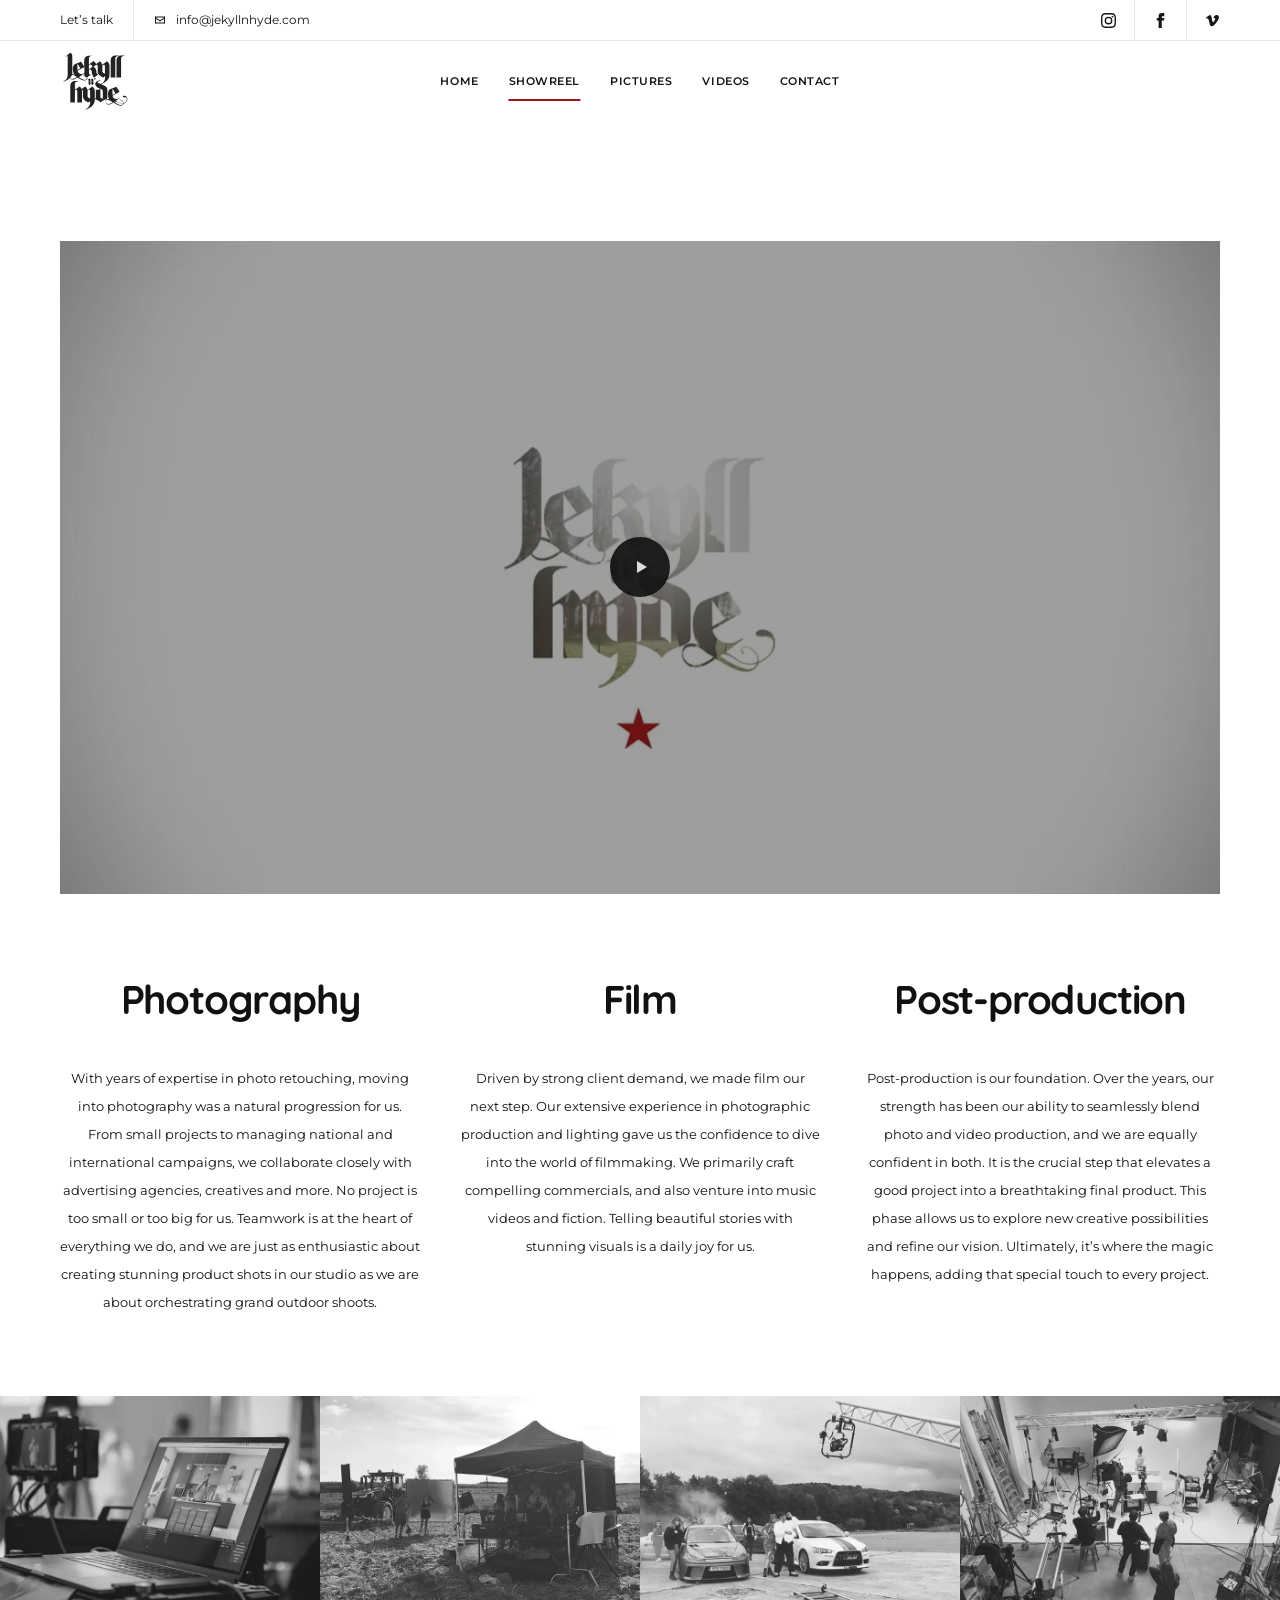
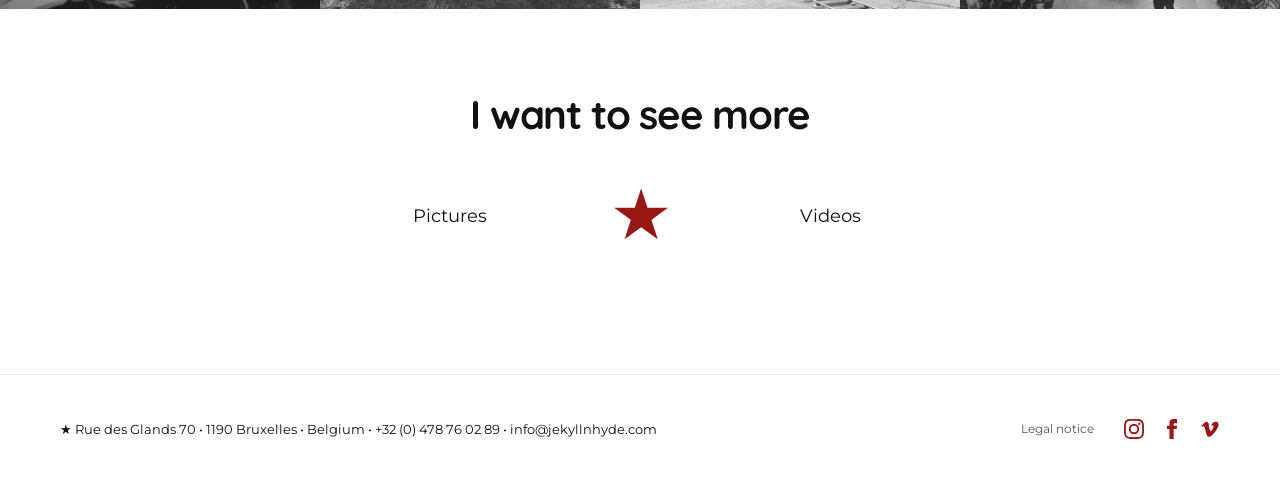
<file: showreel/index.html>
<!doctype html>
<html lang="en">
<head>
<meta charset="utf-8">
<meta name="viewport" content="width=device-width, initial-scale=1">
<title>Showreel | Jekyll N&#x27; Hyde – photography, film &amp; post-production</title>
<meta name="description" content="Watch the Jekyll N&#x27; Hyde showreel: advertising photography, commercial films, music videos and post-production made in Brussels for agencies and brands.">
<link rel="canonical" href="https://jekyllnhyde.com/showreel/">
<meta name="robots" content="index, follow, max-image-preview:large">
<meta property="og:type" content="website">
<meta property="og:site_name" content="Jekyll N' Hyde">
<meta property="og:title" content="Showreel | Jekyll N&#x27; Hyde – photography, film &amp; post-production">
<meta property="og:description" content="Watch the Jekyll N&#x27; Hyde showreel: advertising photography, commercial films, music videos and post-production made in Brussels for agencies and brands.">
<meta property="og:url" content="https://jekyllnhyde.com/showreel/">
<meta property="og:image" content="https://jekyllnhyde.com/assets/img/og-image.jpg">
<meta property="og:locale" content="en_GB">
<meta name="twitter:card" content="summary_large_image">
<link rel="icon" type="image/png" sizes="32x32" href="../favicon-32.png">
<link rel="apple-touch-icon" href="../apple-touch-icon.png">
<link rel="preload" href="../assets/fonts/montserrat-latin-400-normal.woff2" as="font" type="font/woff2" crossorigin>
<link rel="stylesheet" href="../assets/css/site.css?v=4">
<script type="application/ld+json">{"@context": "https://schema.org", "@type": "ProfessionalService", "@id": "https://jekyllnhyde.com/#org", "name": "Jekyll N' Hyde", "alternateName": "Jekyll N Hyde", "description": "Boutique creative studio in Brussels producing photography and films for agencies, brands, artists, rock bands and TV shows.", "url": "https://jekyllnhyde.com/", "logo": "https://jekyllnhyde.com/apple-touch-icon.png", "image": "https://jekyllnhyde.com/assets/img/og-image.jpg", "email": "info@jekyllnhyde.com", "telephone": "+32478760289", "address": {"@type": "PostalAddress", "streetAddress": "Rue des Glands 70", "postalCode": "1190", "addressLocality": "Bruxelles", "addressRegion": "Brussels-Capital", "addressCountry": "BE"}, "areaServed": "Europe", "knowsAbout": ["Advertising photography", "Commercial film production", "Post-production", "Photo retouching"], "sameAs": ["https://www.instagram.com/jekyllnhydestudio/", "https://www.facebook.com/everythingartificial", "https://vimeo.com/jekyllnhyde"]}</script>
</head>
<body class="">
<div class="topbar"><div class="wrap">
<div class="topbar-left"><span>Let’s talk</span><a href="mailto:info@jekyllnhyde.com"><svg class="icon" viewBox="0 0 24 24" aria-hidden="true"><path d="M2 5h20v14H2V5zm2 2v.5l8 5 8-5V7H4zm16 2.8-8 5-8-5V17h16V9.8z"/></svg>info@jekyllnhyde.com</a></div>
<div class="topbar-right"><a href="https://www.instagram.com/jekyllnhydestudio/" rel="noopener" target="_blank" aria-label="Instagram"><svg class="icon" viewBox="0 0 24 24" aria-hidden="true"><path d="M12 2.2c3.2 0 3.6 0 4.8.1 3.3.1 4.8 1.7 4.9 4.9.1 1.3.1 1.6.1 4.8s0 3.6-.1 4.8c-.1 3.2-1.7 4.8-4.9 4.9-1.3.1-1.6.1-4.8.1s-3.6 0-4.8-.1c-3.3-.1-4.8-1.7-4.9-4.9C2.2 15.6 2.2 15.2 2.2 12s0-3.6.1-4.8C2.4 3.9 3.9 2.4 7.2 2.3 8.4 2.2 8.8 2.2 12 2.2zM12 0C8.7 0 8.3 0 7.1.1 2.7.3.3 2.7.1 7.1 0 8.3 0 8.7 0 12s0 3.7.1 4.9c.2 4.4 2.6 6.8 7 7 1.2.1 1.6.1 4.9.1s3.7 0 4.9-.1c4.4-.2 6.8-2.6 7-7 .1-1.2.1-1.6.1-4.9s0-3.7-.1-4.9c-.2-4.4-2.6-6.8-7-7C15.7 0 15.3 0 12 0zm0 5.8a6.2 6.2 0 1 0 0 12.4 6.2 6.2 0 0 0 0-12.4zM12 16a4 4 0 1 1 0-8 4 4 0 0 1 0 8zm6.4-11.8a1.4 1.4 0 1 0 0 2.9 1.4 1.4 0 0 0 0-2.9z"/></svg></a><a href="https://www.facebook.com/everythingartificial" rel="noopener" target="_blank" aria-label="Facebook"><svg class="icon" viewBox="0 0 24 24" aria-hidden="true"><path d="M9 8H6v4h3v12h5V12h3.6l.4-4h-4V6.3c0-1 .2-1.3 1.1-1.3H18V0h-3.8C10.6 0 9 1.6 9 4.6V8z"/></svg></a><a href="https://vimeo.com/jekyllnhyde" rel="noopener" target="_blank" aria-label="Vimeo"><svg class="icon" viewBox="0 0 24 24" aria-hidden="true"><path d="M22.4 6.9c-.1 2.1-1.6 5-4.4 8.7-2.9 3.8-5.3 5.7-7.3 5.7-1.2 0-2.3-1.1-3.1-3.4L6 11.7C5.4 9.4 4.8 8.3 4.1 8.3c-.1 0-.7.3-1.6 1L1.5 8c1-.9 2-1.8 3-2.7 1.4-1.2 2.4-1.8 3-1.9 1.6-.2 2.6.9 3 3.3.4 2.6.7 4.2.9 4.8.5 2.1 1 3.2 1.5 3.2.4 0 1.1-.7 1.9-2 .9-1.4 1.3-2.4 1.4-3.1.1-1.2-.3-1.8-1.4-1.8-.5 0-1 .1-1.5.3 1-3.3 3-4.9 5.9-4.8 2.1.1 3.1 1.4 3 4z"/></svg></a></div>
</div></div>
<header class="header"><div class="wrap">
<a class="logo" href="../" aria-label="Jekyll N' Hyde – home"><img src="../assets/img/logo.svg" width="70" height="60" alt="Jekyll N' Hyde"></a>
<nav class="nav" id="nav" aria-label="Main"><a href="../">Home</a><a href="../showreel/" aria-current="page">Showreel</a><a href="../pictures/">Pictures</a><a href="../videos/">Videos</a><a href="../contact/">Contact</a></nav>
<button class="burger" aria-label="Menu" aria-controls="nav" aria-expanded="false"><span></span></button>
</div></header>
<main>
<h1 class="sr-only">Jekyll N' Hyde showreel – photography, film and post-production</h1>
<section class="wrap">
<div class="player" data-vimeo="935913014" data-title="Jekyll N' Hyde showreel">
<img src="../assets/img/showreel-poster.webp" width="1280" height="720" alt="Jekyll N' Hyde showreel" fetchpriority="high">
<button class="player-btn" aria-label="Play the showreel"><span class="play"></span></button>
</div>
<div class="services">
<div><h2>Photography</h2><p>With years of expertise in photo retouching, moving into photography was a natural progression for us. From small projects to managing national and international campaigns, we collaborate closely with advertising agencies, creatives and more. No project is too small or too big for us. Teamwork is at the heart of everything we do, and we are just as enthusiastic about creating stunning product shots in our studio as we are about orchestrating grand outdoor shoots.</p></div>
<div><h2>Film</h2><p>Driven by strong client demand, we made film our next step. Our extensive experience in photographic production and lighting gave us the confidence to dive into the world of filmmaking. We primarily craft compelling commercials, and also venture into music videos and fiction. Telling beautiful stories with stunning visuals is a daily joy for us.</p></div>
<div><h2>Post-production</h2><p>Post-production is our foundation. Over the years, our strength has been our ability to seamlessly blend photo and video production, and we are equally confident in both. It is the crucial step that elevates a good project into a breathtaking final product. This phase allows us to explore new creative possibilities and refine our vision. Ultimately, it’s where the magic happens, adding that special touch to every project.</p></div>
</div>
</section>
<div class="backstage" aria-label="Behind the scenes"><div class="backstage-track"><img src="../assets/img/backstage/backstage-01.webp" width="700" height="466" loading="lazy" alt="Behind the scenes of a Jekyll N' Hyde shoot"><img src="../assets/img/backstage/backstage-03.webp" width="700" height="466" loading="lazy" alt="Behind the scenes of a Jekyll N' Hyde shoot"><img src="../assets/img/backstage/backstage-04.webp" width="700" height="466" loading="lazy" alt="Behind the scenes of a Jekyll N' Hyde shoot"><img src="../assets/img/backstage/backstage-06.webp" width="700" height="466" loading="lazy" alt="Behind the scenes of a Jekyll N' Hyde shoot"><img src="../assets/img/backstage/backstage-10.webp" width="700" height="466" loading="lazy" alt="Behind the scenes of a Jekyll N' Hyde shoot"><img src="../assets/img/backstage/backstage-14.webp" width="700" height="466" loading="lazy" alt="Behind the scenes of a Jekyll N' Hyde shoot"><img src="../assets/img/backstage/backstage-15.webp" width="700" height="466" loading="lazy" alt="Behind the scenes of a Jekyll N' Hyde shoot"><img src="../assets/img/backstage/backstage-18.webp" width="700" height="466" loading="lazy" alt="Behind the scenes of a Jekyll N' Hyde shoot"><img src="../assets/img/backstage/backstage-20.webp" width="700" height="466" loading="lazy" alt="Behind the scenes of a Jekyll N' Hyde shoot"><img src="../assets/img/backstage/backstage-21.webp" width="700" height="466" loading="lazy" alt="Behind the scenes of a Jekyll N' Hyde shoot"><img src="../assets/img/backstage/backstage-22.webp" width="700" height="466" loading="lazy" alt="Behind the scenes of a Jekyll N' Hyde shoot"><img src="../assets/img/backstage/backstage-23.webp" width="700" height="466" loading="lazy" alt="Behind the scenes of a Jekyll N' Hyde shoot"><img src="../assets/img/backstage/backstage-24.webp" width="700" height="466" loading="lazy" alt="Behind the scenes of a Jekyll N' Hyde shoot"><img src="../assets/img/backstage/backstage-25.webp" width="700" height="466" loading="lazy" alt="Behind the scenes of a Jekyll N' Hyde shoot"><img src="../assets/img/backstage/backstage-26.webp" width="700" height="466" loading="lazy" alt="Behind the scenes of a Jekyll N' Hyde shoot"></div></div>
<section class="more wrap"><h2>I want to see more</h2><div class="more-links"><a href="../pictures/">Pictures</a><p class="star" aria-hidden="true">★</p><a href="../videos/">Videos</a></div></section>
</main>
<footer class="footer"><div class="wrap">
<address>★ Rue des Glands 70 • 1190 Bruxelles • Belgium • <a href="tel:+32478760289">+32 (0) 478 76 02 89</a> • <a href="mailto:info@jekyllnhyde.com">info@jekyllnhyde.com</a></address>
<div class="footer-right"><a class="footer-legal" href="../legal-notice/">Legal notice</a><div class="footer-social"><a href="https://www.instagram.com/jekyllnhydestudio/" rel="noopener" target="_blank" aria-label="Instagram"><svg class="icon" viewBox="0 0 24 24" aria-hidden="true"><path d="M12 2.2c3.2 0 3.6 0 4.8.1 3.3.1 4.8 1.7 4.9 4.9.1 1.3.1 1.6.1 4.8s0 3.6-.1 4.8c-.1 3.2-1.7 4.8-4.9 4.9-1.3.1-1.6.1-4.8.1s-3.6 0-4.8-.1c-3.3-.1-4.8-1.7-4.9-4.9C2.2 15.6 2.2 15.2 2.2 12s0-3.6.1-4.8C2.4 3.9 3.9 2.4 7.2 2.3 8.4 2.2 8.8 2.2 12 2.2zM12 0C8.7 0 8.3 0 7.1.1 2.7.3.3 2.7.1 7.1 0 8.3 0 8.7 0 12s0 3.7.1 4.9c.2 4.4 2.6 6.8 7 7 1.2.1 1.6.1 4.9.1s3.7 0 4.9-.1c4.4-.2 6.8-2.6 7-7 .1-1.2.1-1.6.1-4.9s0-3.7-.1-4.9c-.2-4.4-2.6-6.8-7-7C15.7 0 15.3 0 12 0zm0 5.8a6.2 6.2 0 1 0 0 12.4 6.2 6.2 0 0 0 0-12.4zM12 16a4 4 0 1 1 0-8 4 4 0 0 1 0 8zm6.4-11.8a1.4 1.4 0 1 0 0 2.9 1.4 1.4 0 0 0 0-2.9z"/></svg></a><a href="https://www.facebook.com/everythingartificial" rel="noopener" target="_blank" aria-label="Facebook"><svg class="icon" viewBox="0 0 24 24" aria-hidden="true"><path d="M9 8H6v4h3v12h5V12h3.6l.4-4h-4V6.3c0-1 .2-1.3 1.1-1.3H18V0h-3.8C10.6 0 9 1.6 9 4.6V8z"/></svg></a><a href="https://vimeo.com/jekyllnhyde" rel="noopener" target="_blank" aria-label="Vimeo"><svg class="icon" viewBox="0 0 24 24" aria-hidden="true"><path d="M22.4 6.9c-.1 2.1-1.6 5-4.4 8.7-2.9 3.8-5.3 5.7-7.3 5.7-1.2 0-2.3-1.1-3.1-3.4L6 11.7C5.4 9.4 4.8 8.3 4.1 8.3c-.1 0-.7.3-1.6 1L1.5 8c1-.9 2-1.8 3-2.7 1.4-1.2 2.4-1.8 3-1.9 1.6-.2 2.6.9 3 3.3.4 2.6.7 4.2.9 4.8.5 2.1 1 3.2 1.5 3.2.4 0 1.1-.7 1.9-2 .9-1.4 1.3-2.4 1.4-3.1.1-1.2-.3-1.8-1.4-1.8-.5 0-1 .1-1.5.3 1-3.3 3-4.9 5.9-4.8 2.1.1 3.1 1.4 3 4z"/></svg></a></div></div>
</div></footer>

<script src="../assets/js/site.js?v=4" defer></script>
</body>
</html>
</file>
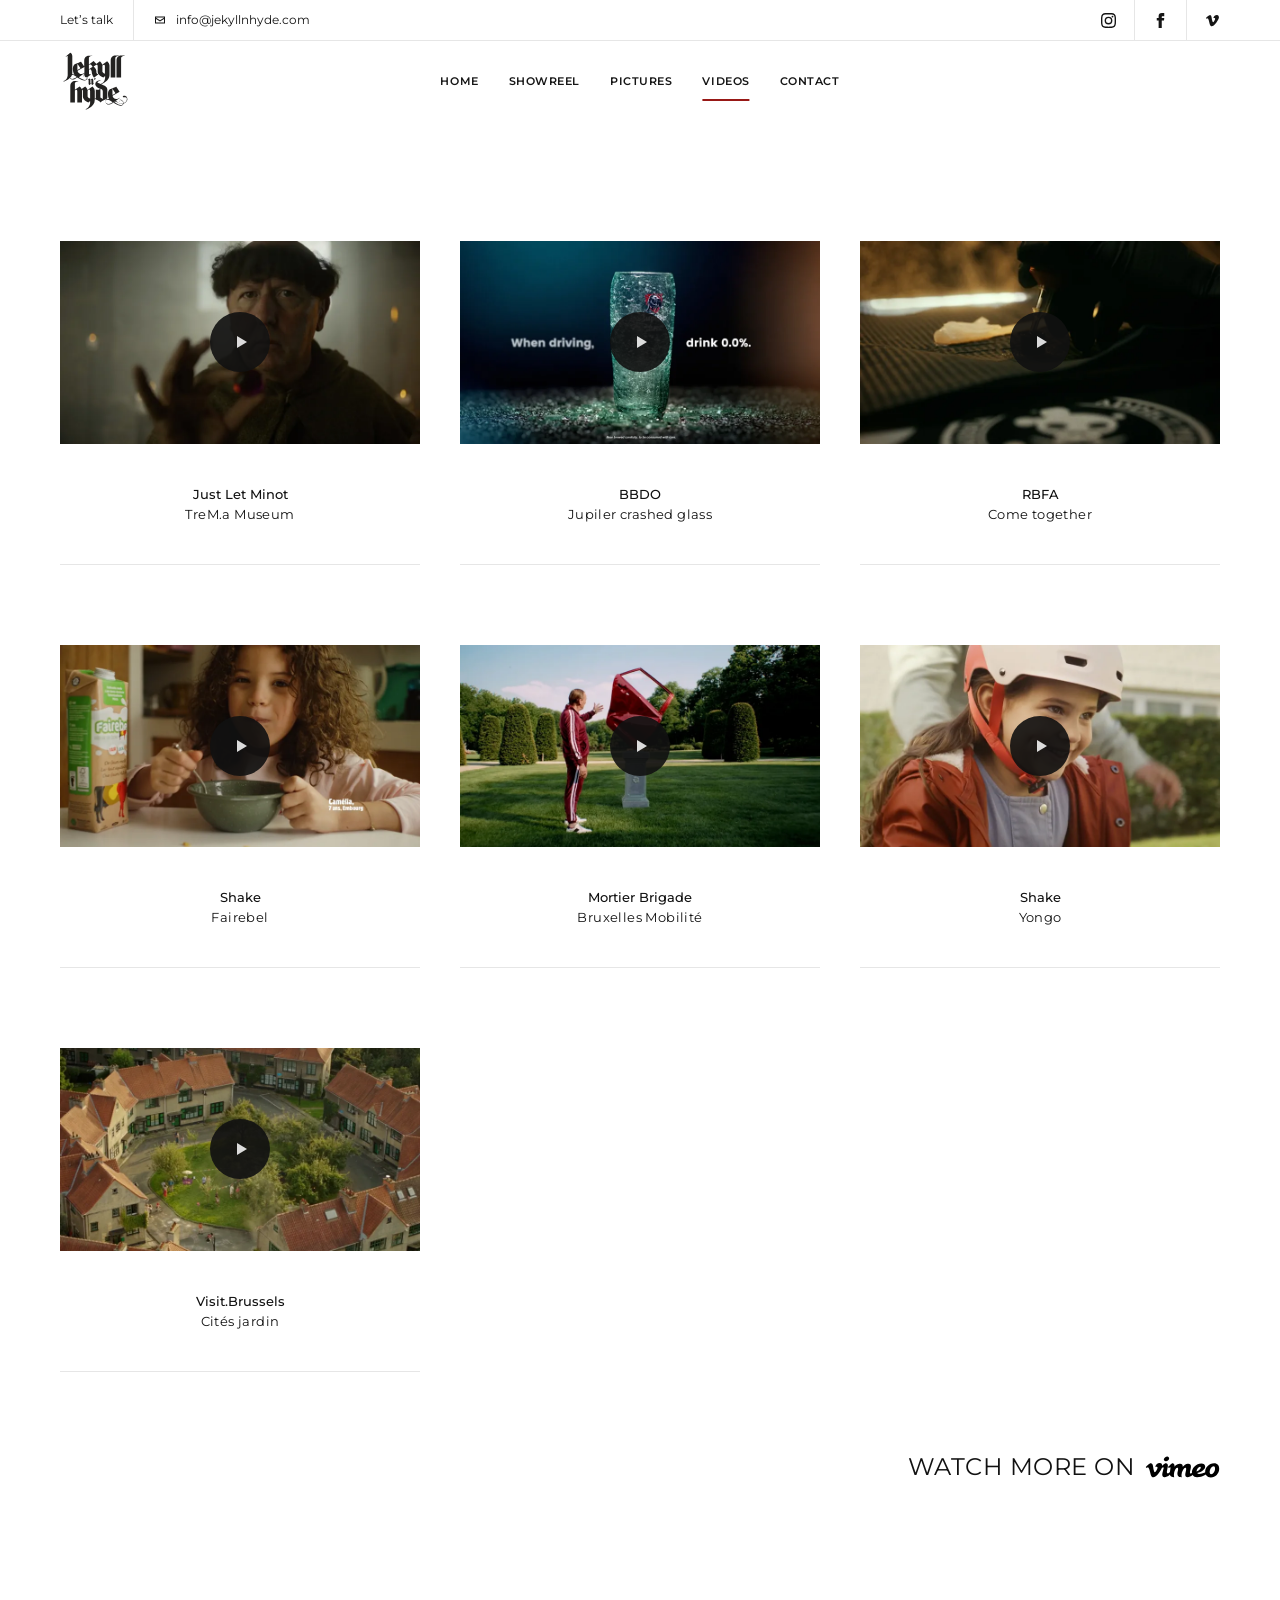
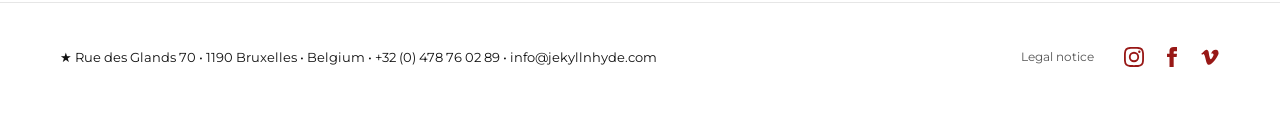
<file: videos/index.html>
<!doctype html>
<html lang="en">
<head>
<meta charset="utf-8">
<meta name="viewport" content="width=device-width, initial-scale=1">
<title>Videos | Commercial films – Jekyll N&#x27; Hyde</title>
<meta name="description" content="Commercial films by Jekyll N&#x27; Hyde, Brussels: Jupiler, RBFA, Fairebel, Visit.Brussels, Bruxelles Mobilité, TreM.a Museum and more.">
<link rel="canonical" href="https://jekyllnhyde.com/videos/">
<meta name="robots" content="index, follow, max-image-preview:large">
<meta property="og:type" content="website">
<meta property="og:site_name" content="Jekyll N' Hyde">
<meta property="og:title" content="Videos | Commercial films – Jekyll N&#x27; Hyde">
<meta property="og:description" content="Commercial films by Jekyll N&#x27; Hyde, Brussels: Jupiler, RBFA, Fairebel, Visit.Brussels, Bruxelles Mobilité, TreM.a Museum and more.">
<meta property="og:url" content="https://jekyllnhyde.com/videos/">
<meta property="og:image" content="https://jekyllnhyde.com/assets/img/og-image.jpg">
<meta property="og:locale" content="en_GB">
<meta name="twitter:card" content="summary_large_image">
<link rel="icon" type="image/png" sizes="32x32" href="../favicon-32.png">
<link rel="apple-touch-icon" href="../apple-touch-icon.png">
<link rel="preload" href="../assets/fonts/montserrat-latin-400-normal.woff2" as="font" type="font/woff2" crossorigin>
<link rel="stylesheet" href="../assets/css/site.css?v=4">
<script type="application/ld+json">{"@context": "https://schema.org", "@type": "ProfessionalService", "@id": "https://jekyllnhyde.com/#org", "name": "Jekyll N' Hyde", "alternateName": "Jekyll N Hyde", "description": "Boutique creative studio in Brussels producing photography and films for agencies, brands, artists, rock bands and TV shows.", "url": "https://jekyllnhyde.com/", "logo": "https://jekyllnhyde.com/apple-touch-icon.png", "image": "https://jekyllnhyde.com/assets/img/og-image.jpg", "email": "info@jekyllnhyde.com", "telephone": "+32478760289", "address": {"@type": "PostalAddress", "streetAddress": "Rue des Glands 70", "postalCode": "1190", "addressLocality": "Bruxelles", "addressRegion": "Brussels-Capital", "addressCountry": "BE"}, "areaServed": "Europe", "knowsAbout": ["Advertising photography", "Commercial film production", "Post-production", "Photo retouching"], "sameAs": ["https://www.instagram.com/jekyllnhydestudio/", "https://www.facebook.com/everythingartificial", "https://vimeo.com/jekyllnhyde"]}</script>
</head>
<body class="">
<div class="topbar"><div class="wrap">
<div class="topbar-left"><span>Let’s talk</span><a href="mailto:info@jekyllnhyde.com"><svg class="icon" viewBox="0 0 24 24" aria-hidden="true"><path d="M2 5h20v14H2V5zm2 2v.5l8 5 8-5V7H4zm16 2.8-8 5-8-5V17h16V9.8z"/></svg>info@jekyllnhyde.com</a></div>
<div class="topbar-right"><a href="https://www.instagram.com/jekyllnhydestudio/" rel="noopener" target="_blank" aria-label="Instagram"><svg class="icon" viewBox="0 0 24 24" aria-hidden="true"><path d="M12 2.2c3.2 0 3.6 0 4.8.1 3.3.1 4.8 1.7 4.9 4.9.1 1.3.1 1.6.1 4.8s0 3.6-.1 4.8c-.1 3.2-1.7 4.8-4.9 4.9-1.3.1-1.6.1-4.8.1s-3.6 0-4.8-.1c-3.3-.1-4.8-1.7-4.9-4.9C2.2 15.6 2.2 15.2 2.2 12s0-3.6.1-4.8C2.4 3.9 3.9 2.4 7.2 2.3 8.4 2.2 8.8 2.2 12 2.2zM12 0C8.7 0 8.3 0 7.1.1 2.7.3.3 2.7.1 7.1 0 8.3 0 8.7 0 12s0 3.7.1 4.9c.2 4.4 2.6 6.8 7 7 1.2.1 1.6.1 4.9.1s3.7 0 4.9-.1c4.4-.2 6.8-2.6 7-7 .1-1.2.1-1.6.1-4.9s0-3.7-.1-4.9c-.2-4.4-2.6-6.8-7-7C15.7 0 15.3 0 12 0zm0 5.8a6.2 6.2 0 1 0 0 12.4 6.2 6.2 0 0 0 0-12.4zM12 16a4 4 0 1 1 0-8 4 4 0 0 1 0 8zm6.4-11.8a1.4 1.4 0 1 0 0 2.9 1.4 1.4 0 0 0 0-2.9z"/></svg></a><a href="https://www.facebook.com/everythingartificial" rel="noopener" target="_blank" aria-label="Facebook"><svg class="icon" viewBox="0 0 24 24" aria-hidden="true"><path d="M9 8H6v4h3v12h5V12h3.6l.4-4h-4V6.3c0-1 .2-1.3 1.1-1.3H18V0h-3.8C10.6 0 9 1.6 9 4.6V8z"/></svg></a><a href="https://vimeo.com/jekyllnhyde" rel="noopener" target="_blank" aria-label="Vimeo"><svg class="icon" viewBox="0 0 24 24" aria-hidden="true"><path d="M22.4 6.9c-.1 2.1-1.6 5-4.4 8.7-2.9 3.8-5.3 5.7-7.3 5.7-1.2 0-2.3-1.1-3.1-3.4L6 11.7C5.4 9.4 4.8 8.3 4.1 8.3c-.1 0-.7.3-1.6 1L1.5 8c1-.9 2-1.8 3-2.7 1.4-1.2 2.4-1.8 3-1.9 1.6-.2 2.6.9 3 3.3.4 2.6.7 4.2.9 4.8.5 2.1 1 3.2 1.5 3.2.4 0 1.1-.7 1.9-2 .9-1.4 1.3-2.4 1.4-3.1.1-1.2-.3-1.8-1.4-1.8-.5 0-1 .1-1.5.3 1-3.3 3-4.9 5.9-4.8 2.1.1 3.1 1.4 3 4z"/></svg></a></div>
</div></div>
<header class="header"><div class="wrap">
<a class="logo" href="../" aria-label="Jekyll N' Hyde – home"><img src="../assets/img/logo.svg" width="70" height="60" alt="Jekyll N' Hyde"></a>
<nav class="nav" id="nav" aria-label="Main"><a href="../">Home</a><a href="../showreel/">Showreel</a><a href="../pictures/">Pictures</a><a href="../videos/" aria-current="page">Videos</a><a href="../contact/">Contact</a></nav>
<button class="burger" aria-label="Menu" aria-controls="nav" aria-expanded="false"><span></span></button>
</div></header>
<main>
<h1 class="sr-only">Commercial films and videos – Jekyll N' Hyde, Brussels</h1><section class="wrap"><div class="video-grid"><article class="video-card"><button data-lb-vimeo="1046795435" aria-label="Play Just Let Minot – TreM.a Museum"><img src="../assets/img/videos/trema.webp" width="800" height="450" loading="lazy" alt="Just Let Minot – TreM.a Museum, film by Jekyll N' Hyde"><span class="play"></span></button><h3>Just Let Minot</h3><p>TreM.a Museum</p></article><article class="video-card"><button data-lb-vimeo="953077558" aria-label="Play BBDO – Jupiler crashed glass"><img src="../assets/img/videos/jupiler.webp" width="800" height="450" loading="lazy" alt="BBDO – Jupiler crashed glass, film by Jekyll N' Hyde"><span class="play"></span></button><h3>BBDO</h3><p>Jupiler crashed glass</p></article><article class="video-card"><button data-lb-vimeo="953067755" aria-label="Play RBFA – Come together"><img src="../assets/img/videos/commetogether.webp" width="800" height="450" loading="lazy" alt="RBFA – Come together, film by Jekyll N' Hyde"><span class="play"></span></button><h3>RBFA</h3><p>Come together</p></article><article class="video-card"><button data-lb-vimeo="953069338" aria-label="Play Shake – Fairebel"><img src="../assets/img/videos/fairebel.webp" width="800" height="450" loading="lazy" alt="Shake – Fairebel, film by Jekyll N' Hyde"><span class="play"></span></button><h3>Shake</h3><p>Fairebel</p></article><article class="video-card"><button data-lb-vimeo="672671663" aria-label="Play Mortier Brigade – Bruxelles Mobilité"><img src="../assets/img/videos/bruxellesmobilite.webp" width="800" height="450" loading="lazy" alt="Mortier Brigade – Bruxelles Mobilité, film by Jekyll N' Hyde"><span class="play"></span></button><h3>Mortier Brigade</h3><p>Bruxelles Mobilité</p></article><article class="video-card"><button data-lb-vimeo="953082221" aria-label="Play Shake – Yongo"><img src="../assets/img/videos/yongo.webp" width="800" height="450" loading="lazy" alt="Shake – Yongo, film by Jekyll N' Hyde"><span class="play"></span></button><h3>Shake</h3><p>Yongo</p></article><article class="video-card"><button data-lb-vimeo="665645134" aria-label="Play Visit.Brussels – Cités jardin"><img src="../assets/img/videos/citejardin.webp" width="800" height="450" loading="lazy" alt="Visit.Brussels – Cités jardin, film by Jekyll N' Hyde"><span class="play"></span></button><h3>Visit.Brussels</h3><p>Cités jardin</p></article></div><a class="vimeo-more" href="https://vimeo.com/jekyllnhyde" rel="noopener" target="_blank">Watch more on <img src="../assets/img/vimeo-logo.svg" alt="Vimeo" width="100" height="30"></a></section>
</main>
<footer class="footer"><div class="wrap">
<address>★ Rue des Glands 70 • 1190 Bruxelles • Belgium • <a href="tel:+32478760289">+32 (0) 478 76 02 89</a> • <a href="mailto:info@jekyllnhyde.com">info@jekyllnhyde.com</a></address>
<div class="footer-right"><a class="footer-legal" href="../legal-notice/">Legal notice</a><div class="footer-social"><a href="https://www.instagram.com/jekyllnhydestudio/" rel="noopener" target="_blank" aria-label="Instagram"><svg class="icon" viewBox="0 0 24 24" aria-hidden="true"><path d="M12 2.2c3.2 0 3.6 0 4.8.1 3.3.1 4.8 1.7 4.9 4.9.1 1.3.1 1.6.1 4.8s0 3.6-.1 4.8c-.1 3.2-1.7 4.8-4.9 4.9-1.3.1-1.6.1-4.8.1s-3.6 0-4.8-.1c-3.3-.1-4.8-1.7-4.9-4.9C2.2 15.6 2.2 15.2 2.2 12s0-3.6.1-4.8C2.4 3.9 3.9 2.4 7.2 2.3 8.4 2.2 8.8 2.2 12 2.2zM12 0C8.7 0 8.3 0 7.1.1 2.7.3.3 2.7.1 7.1 0 8.3 0 8.7 0 12s0 3.7.1 4.9c.2 4.4 2.6 6.8 7 7 1.2.1 1.6.1 4.9.1s3.7 0 4.9-.1c4.4-.2 6.8-2.6 7-7 .1-1.2.1-1.6.1-4.9s0-3.7-.1-4.9c-.2-4.4-2.6-6.8-7-7C15.7 0 15.3 0 12 0zm0 5.8a6.2 6.2 0 1 0 0 12.4 6.2 6.2 0 0 0 0-12.4zM12 16a4 4 0 1 1 0-8 4 4 0 0 1 0 8zm6.4-11.8a1.4 1.4 0 1 0 0 2.9 1.4 1.4 0 0 0 0-2.9z"/></svg></a><a href="https://www.facebook.com/everythingartificial" rel="noopener" target="_blank" aria-label="Facebook"><svg class="icon" viewBox="0 0 24 24" aria-hidden="true"><path d="M9 8H6v4h3v12h5V12h3.6l.4-4h-4V6.3c0-1 .2-1.3 1.1-1.3H18V0h-3.8C10.6 0 9 1.6 9 4.6V8z"/></svg></a><a href="https://vimeo.com/jekyllnhyde" rel="noopener" target="_blank" aria-label="Vimeo"><svg class="icon" viewBox="0 0 24 24" aria-hidden="true"><path d="M22.4 6.9c-.1 2.1-1.6 5-4.4 8.7-2.9 3.8-5.3 5.7-7.3 5.7-1.2 0-2.3-1.1-3.1-3.4L6 11.7C5.4 9.4 4.8 8.3 4.1 8.3c-.1 0-.7.3-1.6 1L1.5 8c1-.9 2-1.8 3-2.7 1.4-1.2 2.4-1.8 3-1.9 1.6-.2 2.6.9 3 3.3.4 2.6.7 4.2.9 4.8.5 2.1 1 3.2 1.5 3.2.4 0 1.1-.7 1.9-2 .9-1.4 1.3-2.4 1.4-3.1.1-1.2-.3-1.8-1.4-1.8-.5 0-1 .1-1.5.3 1-3.3 3-4.9 5.9-4.8 2.1.1 3.1 1.4 3 4z"/></svg></a></div></div>
</div></footer>
<div class="lightbox" role="dialog" aria-modal="true" aria-label="Visionneuse"><button class="lb-btn lb-close" aria-label="Fermer">&times;</button><button class="lb-btn lb-prev" aria-label="Précédent">&#8249;</button><button class="lb-btn lb-next" aria-label="Suivant">&#8250;</button><div class="lb-stage"></div><div class="lb-cap"></div></div>
<script src="../assets/js/site.js?v=4" defer></script>
</body>
</html>
</file>
<file: assets/css/site.css>
/* Jekyll N' Hyde — feuille de style unique */

@font-face{font-family:"Montserrat";font-weight:400;font-style:normal;font-display:swap;src:url(../fonts/montserrat-latin-400-normal.woff2) format("woff2")}
@font-face{font-family:"Montserrat";font-weight:500;font-style:normal;font-display:swap;src:url(../fonts/montserrat-latin-500-normal.woff2) format("woff2")}
@font-face{font-family:"Montserrat";font-weight:600;font-style:normal;font-display:swap;src:url(../fonts/montserrat-latin-600-normal.woff2) format("woff2")}
@font-face{font-family:"Quicksand";font-weight:700;font-style:normal;font-display:swap;src:url(../fonts/quicksand-latin-700-normal.woff2) format("woff2")}
@font-face{font-family:"Raleway";font-weight:600;font-style:normal;font-display:swap;src:url(../fonts/raleway-latin-600-normal.woff2) format("woff2")}

:root{
  --red:#981816;
  --ink:#111;
  --ink-2:#151515;
  --line:#e6e6e6;
  --bg:#fff;
  --wrap:1200px;
}

*,*::before,*::after{box-sizing:border-box}
html{-webkit-text-size-adjust:100%;scroll-behavior:smooth}
body{margin:0;background:var(--bg);color:var(--ink);font:400 13px/28px "Montserrat",system-ui,sans-serif;-webkit-font-smoothing:antialiased}
img,video,iframe{display:block;max-width:100%}
a{color:inherit;text-decoration:none}
a:focus-visible,button:focus-visible{outline:2px solid var(--red);outline-offset:3px}
button{font:inherit;color:inherit;background:none;border:0;padding:0;cursor:pointer}
.wrap{max-width:var(--wrap);margin:0 auto;padding:0 20px}
.sr-only{position:absolute;width:1px;height:1px;overflow:hidden;clip:rect(0 0 0 0);white-space:nowrap}
.icon{width:16px;height:16px;fill:currentColor;display:block}

/* ---------- Barre du haut ---------- */
.topbar{border-bottom:1px solid var(--line);font-size:12px;line-height:40px;color:var(--ink-2)}
.topbar .wrap{display:flex;justify-content:space-between;align-items:stretch}
.topbar-left{display:flex}
.topbar-left>*{padding-right:20px;margin-right:20px;border-right:1px solid var(--line)}
.topbar-left>*:last-child{border:0}
.topbar-left a{display:flex;align-items:center;gap:10px}
.topbar-left .icon{width:12px;height:12px}
.topbar-right{display:flex}
.topbar-right a{display:flex;align-items:center;padding:0 18px;border-left:1px solid var(--line)}
.topbar-right a:first-child{border-left:0}
.topbar-right a:last-child{padding-right:0}
.topbar-right .icon{width:15px;height:15px}
.topbar a:hover{color:var(--red)}

/* ---------- En-tête / navigation ---------- */
.header .wrap{display:flex;align-items:center;height:80px;position:relative}
.logo img{width:70px;height:60px}
.nav{position:absolute;left:50%;transform:translateX(-50%);display:flex;gap:30px}
.nav a{font-size:11px;font-weight:600;letter-spacing:.05em;text-transform:uppercase;line-height:80px;color:var(--ink-2);position:relative;display:block}
.nav a::after{content:"";position:absolute;left:0;right:0;bottom:20px;height:2px;background:var(--red);transform:scaleX(0);transition:transform .3s}
.nav a:hover::after,.nav a[aria-current="page"]::after{transform:scaleX(1)}
.burger{display:none;margin-left:auto;width:28px;height:18px;position:relative}
.burger span,.burger::before,.burger::after{content:"";position:absolute;left:0;right:0;height:2px;background:var(--ink)}
.burger::before{top:0}.burger span{top:8px}.burger::after{bottom:0}

main{padding-top:120px}

/* ---------- Pied de page ---------- */
.footer{border-top:1px solid var(--line);margin-top:120px;padding:40px 0 60px}
.footer .wrap{display:flex;justify-content:space-between;align-items:center;gap:20px}
.footer address{font-style:normal;font-size:13px}
.footer-social{display:flex;gap:18px;color:var(--red)}
.footer-social .icon{width:20px;height:20px}
.footer-social a:hover{color:var(--ink)}

/* ---------- Étoile ---------- */
.star{font-family:"Raleway",sans-serif;font-weight:700;font-size:60px;line-height:75px;color:var(--red);text-align:center;margin:0}
.star-sep{padding:80px 0}

/* ---------- Accueil ---------- */
.home-hero{text-align:center}
.home main{padding-top:40px}
.home-hero a.hero-media{display:inline-block}
.home-hero video,.home-hero .hero-media img{width:600px;height:auto;aspect-ratio:6/5;margin:0 auto}
.home-title{max-width:560px;margin:40px auto 0;font-size:24px;line-height:45px;letter-spacing:.08em;font-weight:400;text-transform:uppercase;color:var(--ink)}
.typed::after{content:"|";animation:blink .8s step-end infinite;margin-left:2px}
@keyframes blink{50%{opacity:0}}
.home-tagline{max-width:480px;margin:0 auto;font-size:16px;line-height:24px;letter-spacing:.1em;text-transform:uppercase;text-align:center;font-weight:400}
.home .star-sep{padding:80px 0 50px}

/* ---------- Showreel ---------- */
.player{position:relative;aspect-ratio:16/9;background:#888 center/cover no-repeat;overflow:hidden}
.player img{width:100%;height:100%;object-fit:cover;filter:brightness(.62)}
.player iframe{position:absolute;inset:0;width:100%;height:100%;border:0}
.play{position:absolute;left:50%;top:50%;width:60px;height:60px;margin:-30px 0 0 -30px;border-radius:50%;background:rgba(17,17,17,.9);display:flex;align-items:center;justify-content:center;transition:transform .25s,background .25s}
.play::before{content:"";width:0;height:0;border-style:solid;border-width:6px 0 6px 10px;border-color:transparent transparent transparent #fff;margin-left:3px;filter:opacity(.85)}
a:hover .play,button:hover .play{transform:scale(1.1);background:var(--red)}
.player-btn{position:absolute;inset:0;width:100%;height:100%}

.services{display:grid;grid-template-columns:repeat(3,1fr);gap:40px;margin-top:80px;text-align:center}
.services h2{font-family:"Quicksand",sans-serif;font-weight:700;font-size:40px;line-height:50px;letter-spacing:-.03em;margin:0 0 40px}
.services p{margin:0}

.backstage{margin:80px auto 0;max-width:1360px;overflow:hidden}
.backstage-track{display:flex;transition:transform .6s ease}
.backstage-track img{flex:0 0 25%;width:25%;height:auto;aspect-ratio:650/433;object-fit:cover}

.more{text-align:center;margin-top:80px}
.more h2{font-family:"Quicksand",sans-serif;font-weight:700;font-size:40px;line-height:50px;letter-spacing:-.03em;margin:0 0 40px}
.more-links{display:flex;justify-content:center;align-items:center;gap:0}
.more-links a{flex:0 0 260px;font-size:18px;line-height:28px}
.more-links a:hover{color:var(--red)}
.more-links .star{flex:0 0 120px}

/* ---------- Pictures ---------- */
.gallery{display:grid;grid-template-columns:repeat(3,1fr)}
.gallery a{position:relative;display:block;overflow:hidden;aspect-ratio:692/502;background:#f2f2f2}
.gallery img{width:100%;height:100%;object-fit:cover;transition:transform .6s ease}
.gallery figcaption{position:absolute;inset:0;display:flex;flex-direction:column;align-items:center;justify-content:center;background:rgba(17,17,17,.75);color:#fff;font-size:14px;line-height:20px;font-weight:500;text-align:center;opacity:0;transition:opacity .35s}
.gallery figcaption span{display:block}
.gallery figcaption .s{color:#fff;font-size:12px;line-height:18px}
.gallery a:hover figcaption,.gallery a:focus-visible figcaption{opacity:1}
.gallery a:hover img{transform:scale(1.04)}

/* Visionneuse */
.lightbox{position:fixed;inset:0;z-index:100;background:rgba(10,10,10,.96);display:none;align-items:center;justify-content:center;flex-direction:column}
.lightbox.open{display:flex}
.lightbox img{max-width:92vw;max-height:82vh;object-fit:contain}
.lightbox .lb-cap{color:#fff;margin-top:14px;font-size:13px;letter-spacing:.05em}
.lightbox .lb-cap .s{color:var(--red);margin:0 8px}
.lb-btn{position:absolute;color:#fff;width:54px;height:54px;font-size:28px;line-height:54px;text-align:center;opacity:.8}
.lb-btn:hover{opacity:1;color:var(--red)}
.lb-close{top:10px;right:10px}
.lb-prev{left:10px;top:50%;margin-top:-27px}
.lb-next{right:10px;top:50%;margin-top:-27px}
.lb-video{width:min(92vw,calc(82vh*16/9));aspect-ratio:16/9}
.lb-video iframe{width:100%;height:100%;border:0}

/* ---------- Videos ---------- */
.video-grid{display:grid;grid-template-columns:repeat(3,1fr);gap:80px 40px}
.video-card{border-bottom:1px solid var(--line);padding-bottom:40px;text-align:center}
.video-card button{display:block;width:100%;position:relative;aspect-ratio:16/9;overflow:hidden}
.video-card img{width:100%;height:100%;object-fit:cover}
.video-card h3{margin:40px 0 0;font-size:13px;line-height:20px;font-weight:500}
.video-card p{margin:0;font-size:13px;line-height:20px;letter-spacing:.03em}
.vimeo-more{display:flex;justify-content:flex-end;align-items:center;gap:10px;margin-top:80px;font-size:24px;letter-spacing:.02em;text-transform:uppercase}
.vimeo-more img{height:30px;width:auto}
.vimeo-more:hover{color:var(--red)}

/* ---------- Contact ---------- */
.contact{display:grid;grid-template-columns:1fr 1fr;gap:40px;align-items:center}
.contact-map img{width:450px;height:auto;margin:0 auto}
.contact h1{font-family:"Raleway",sans-serif;font-weight:600;font-size:24px;line-height:35px;margin:0}
.contact hr{width:112px;border:0;border-top:2px solid var(--red);margin:40px 0}
.contact p{margin:0;line-height:20px}
.contact p a{text-decoration:underline}
.contact p a:hover{color:var(--red)}

/* ---------- 404 ---------- */
.notfound{text-align:center}
.notfound h1{font-family:"Quicksand",sans-serif;font-size:40px;line-height:50px;margin:0 0 20px}
.notfound a{text-decoration:underline}

/* ---------- Tablette ---------- */
@media (max-width:1024px){
  .services{grid-template-columns:1fr;gap:60px;max-width:640px;margin-left:auto;margin-right:auto}
  .video-grid{grid-template-columns:repeat(2,1fr)}
  .backstage-track img{flex-basis:50%;width:50%}
}

/* ---------- Mobile ---------- */
@media (max-width:767px){
  .topbar{display:none}
  .header .wrap{height:60px}
  .logo img{width:35px;height:30px}
  .burger{display:block}
  .nav{display:none;position:fixed;inset:60px 0 0 0;transform:none;background:#fff;flex-direction:column;gap:0;padding:20px;z-index:50;border-top:1px solid var(--line)}
  .nav.open{display:flex}
  .nav a{line-height:56px;font-size:13px;border-bottom:1px solid var(--line)}
  .nav a::after{display:none}
  .nav a[aria-current="page"]{color:var(--red)}
  main{padding-top:60px}
  .home-hero video,.home-hero .hero-media img{width:100%}
  .home-title{font-size:22px;line-height:45px;padding:0 10px}
  .home-tagline{font-size:15px;max-width:none}
  .services h2,.more h2{font-size:28px;line-height:36px;margin-bottom:30px}
  .backstage-track img{flex-basis:100%;width:100%}
  .more-links{flex-direction:column}
  .more-links a,.more-links .star{flex:none;padding:20px 0}
  .gallery{grid-template-columns:1fr}
  .gallery figcaption span{display:inline}
  .gallery figcaption{opacity:1;inset:auto 0 0 0;background:linear-gradient(transparent,rgba(0,0,0,.6));padding:30px 10px 10px;flex-direction:row;gap:8px}
  .video-grid{grid-template-columns:1fr;gap:50px}
  .vimeo-more{justify-content:center;font-size:18px}
  .contact{grid-template-columns:1fr;text-align:left}
  .contact-map img{width:80%}
  .footer{margin-top:80px}
  .footer .wrap{flex-direction:column;text-align:center}
  .footer address{line-height:22px}
}

@media (prefers-reduced-motion:reduce){
  *{transition:none!important;animation:none!important}
}

/* ---------- Mentions légales ---------- */
.footer-right{display:flex;align-items:center;gap:30px}
.footer-legal{font-size:12px;color:#555}
.footer-legal:hover{color:var(--red)}
.legal{max-width:760px}
.legal h1{font-family:"Quicksand",sans-serif;font-weight:700;font-size:40px;line-height:50px;letter-spacing:-.03em;margin:0 0 40px}
.legal h2{font-family:"Raleway",sans-serif;font-weight:600;font-size:18px;line-height:26px;margin:40px 0 10px}
.legal p{margin:0 0 14px;line-height:24px}
.legal a{text-decoration:underline}
.legal-date{color:#777;margin-top:40px!important}
@media (max-width:767px){.footer-right{flex-direction:column-reverse;gap:16px}.legal h1{font-size:30px;line-height:38px}}
</file>
